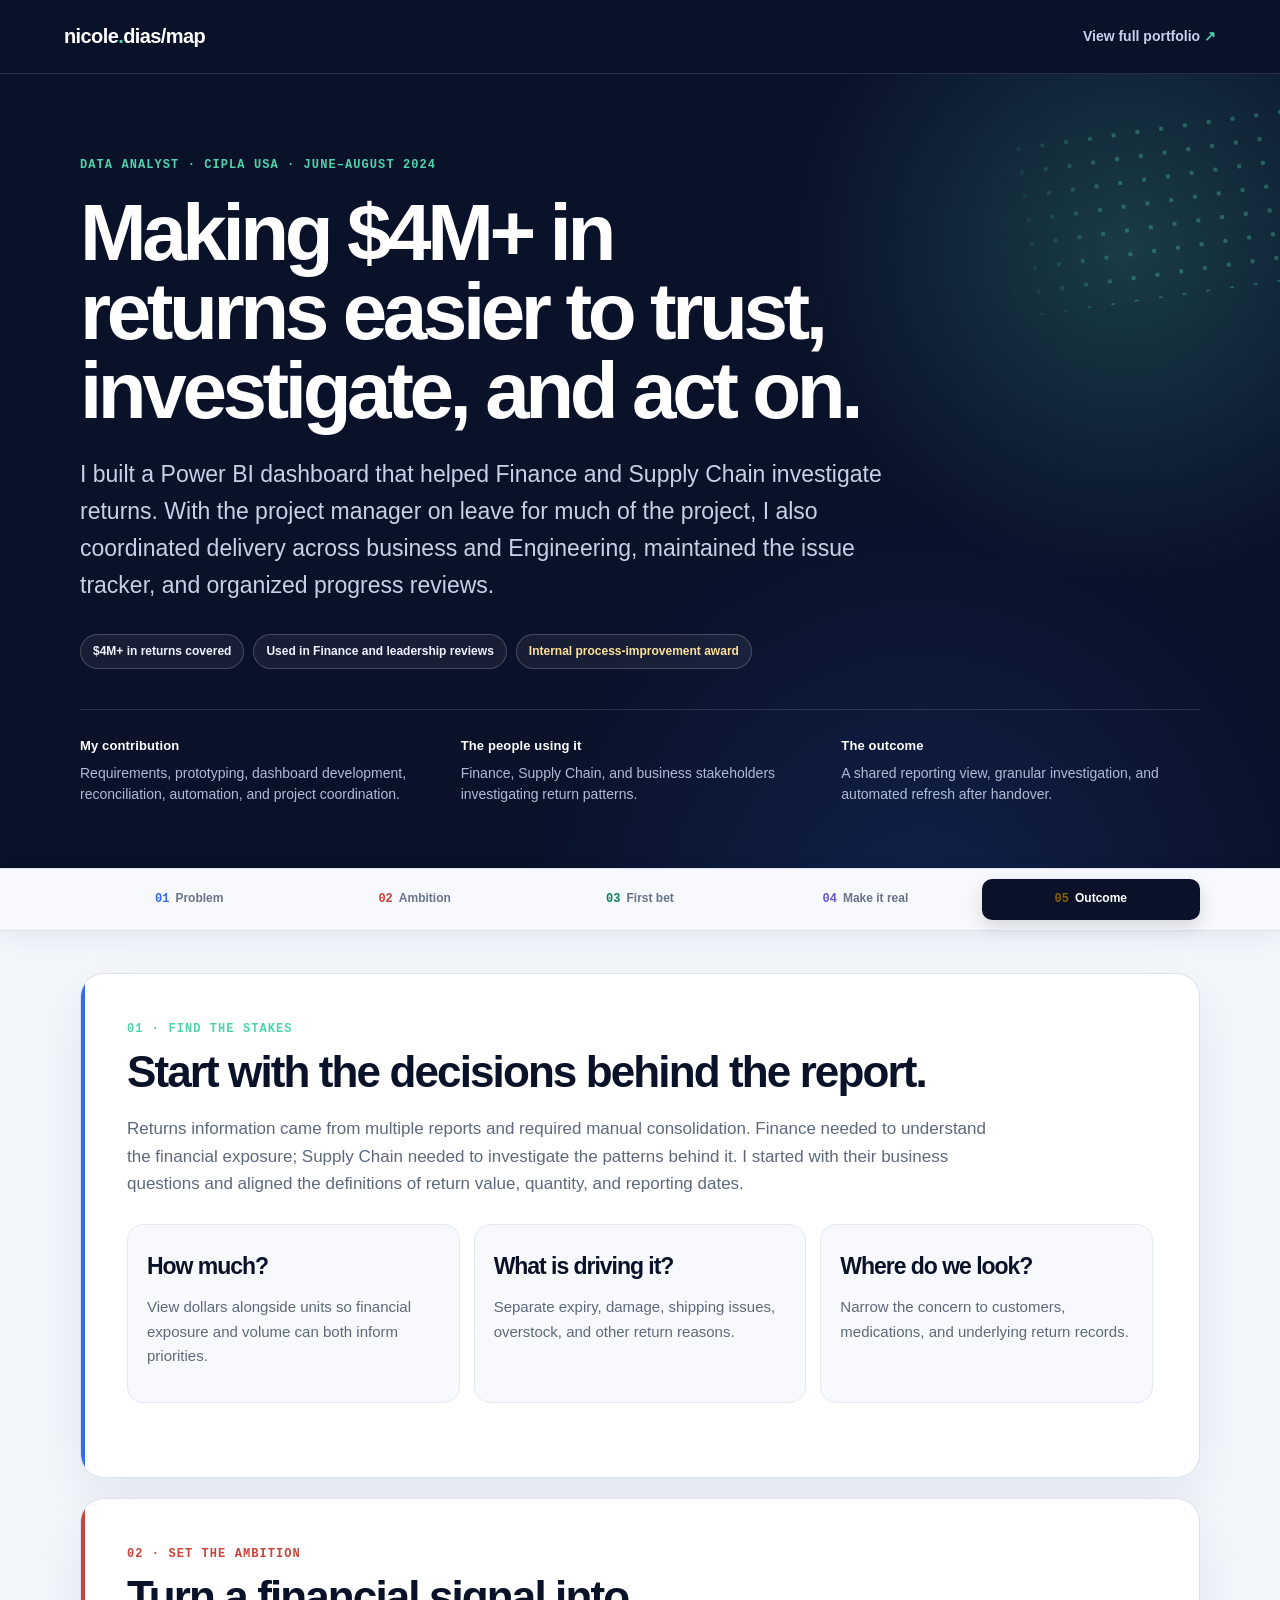
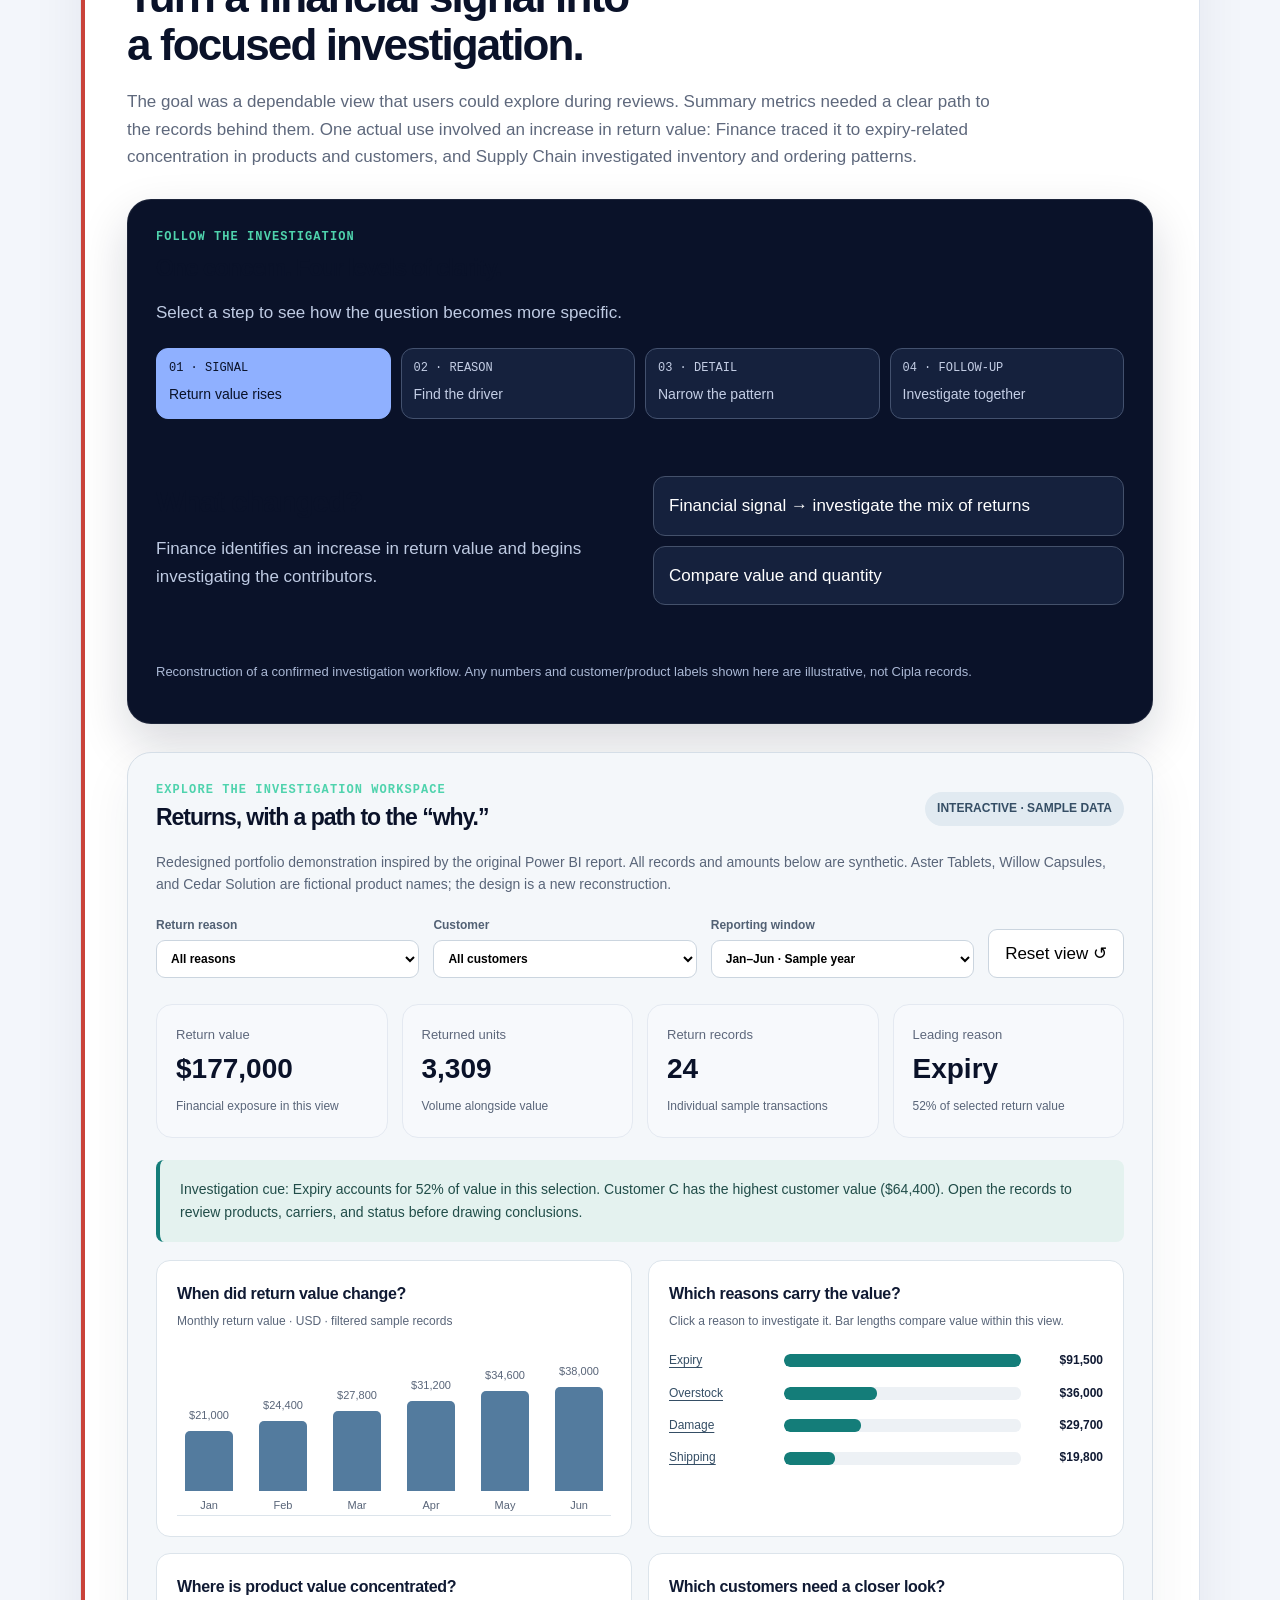
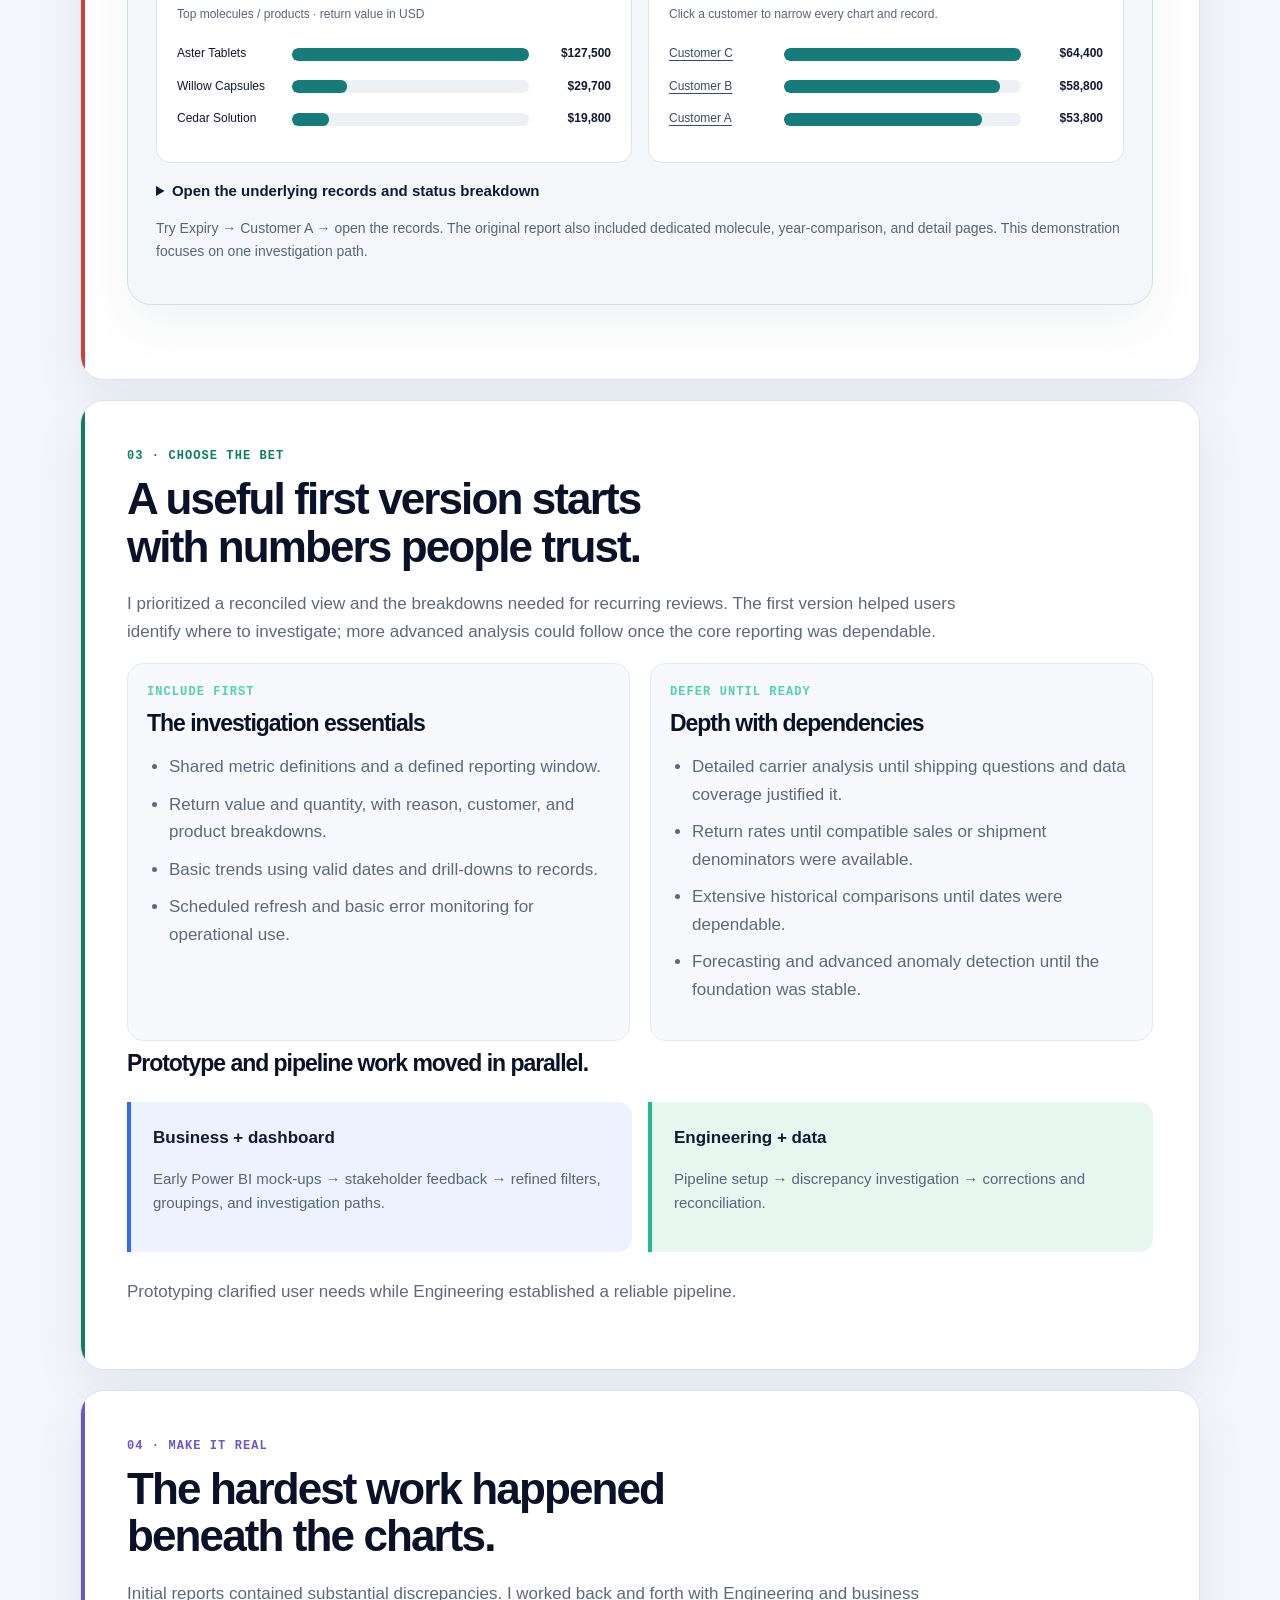
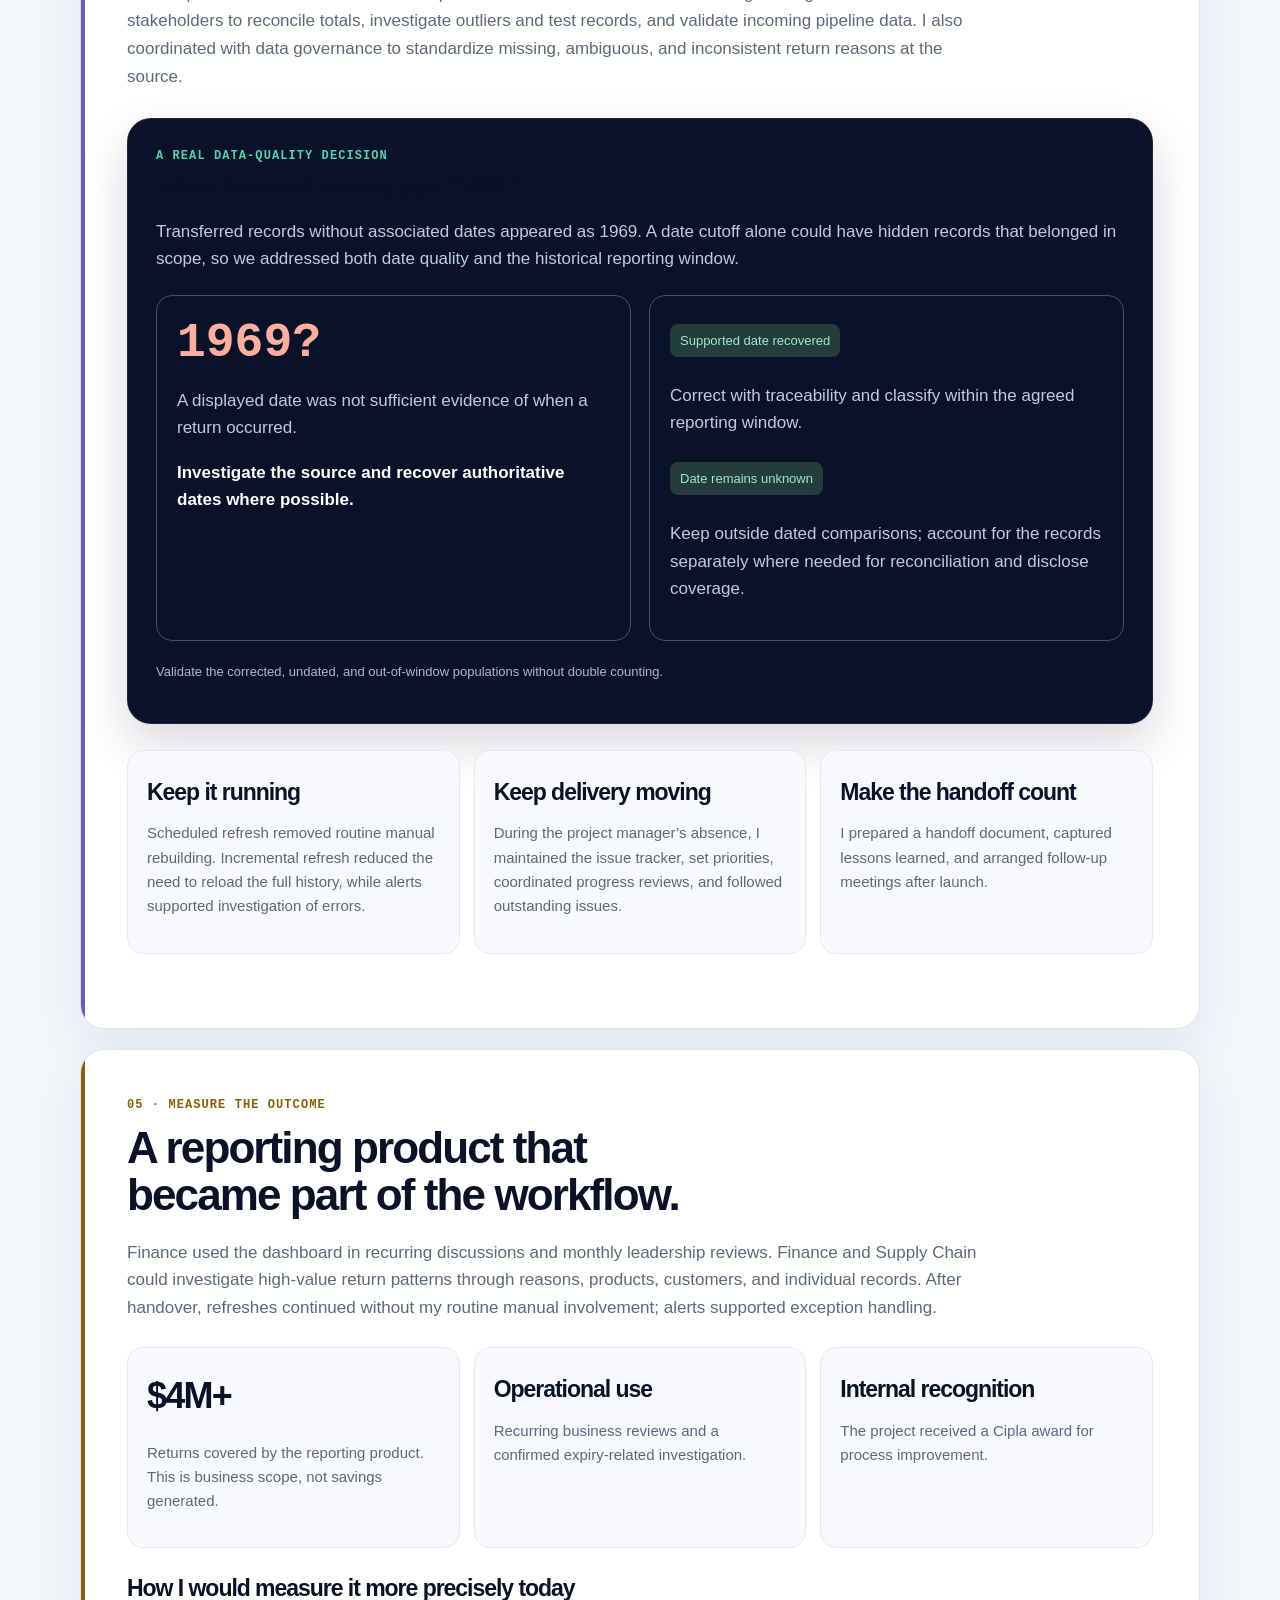
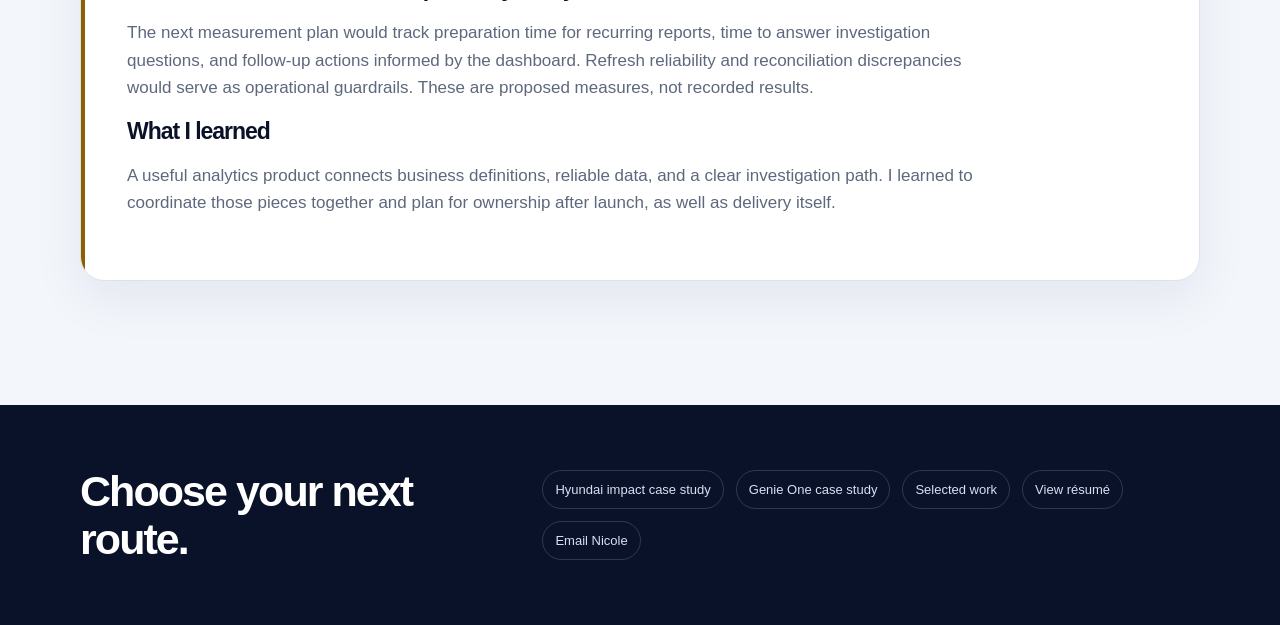
<file: cipla-returns.html>
<!doctype html><html lang="en"><head><meta charset="utf-8"><meta name="viewport" content="width=device-width,initial-scale=1"><title>Cipla Returns | Nicole Dias</title><meta name="description" content="How Nicole Dias built reliable returns reporting, coordinated delivery, and helped Finance and Supply Chain investigate $4M+ in product returns."><style>
:root{--ink:#0a1229;--blue:#326cf4;--mint:#21bd91;--paper:#f7f8fb;--muted:#596579;--line:#dfe3eb;--yellow:#f5b82e}*{box-sizing:border-box}body{margin:0;background:var(--paper);color:var(--ink);font:17px/1.65 system-ui,sans-serif}a{color:inherit}button,select{font:inherit}button,a,select{touch-action:manipulation}a:focus-visible,button:focus-visible,select:focus-visible{outline:3px solid var(--yellow);outline-offset:4px}header{background:var(--ink);color:white;padding:28px max(24px,calc((100vw - 1120px)/2)) 64px}.nav{display:flex;justify-content:space-between;gap:20px;font-size:15px}.nav a{text-decoration:none}.wrap{max-width:1120px;margin:auto;padding:0 24px}.kicker{text-transform:uppercase;letter-spacing:.12em;font:600 12px/1.5 ui-monospace,monospace;color:var(--blue)}header .kicker{color:#8fb0ff;margin-top:58px}h1,h2,h3{letter-spacing:-.045em;line-height:1.12}h1{font-size:clamp(38px,6vw,68px);max-width:950px;margin:20px 0}h2{font-size:clamp(30px,4vw,44px);margin:10px 0 22px}h3{font-size:23px;margin:10px 0 16px}header p{color:#c3cbe0;max-width:830px;font-size:20px}.badges{display:flex;gap:10px;flex-wrap:wrap;margin-top:30px}.badge{border:1px solid #3b4865;border-radius:30px;padding:8px 14px;font-size:14px}.badge.award{color:#ffe09b}.overview{display:grid;grid-template-columns:repeat(3,1fr);gap:20px;padding:30px 0;border-bottom:1px solid var(--line)}.overview b{display:block}.overview p{font-size:15px;color:var(--muted);margin:7px 0}.contents{display:flex;gap:10px;flex-wrap:wrap;padding:26px 0}.contents a{border:1px solid var(--line);border-radius:9px;padding:8px 12px;font-size:14px;text-decoration:none;background:white}section{padding:48px 0;scroll-margin-top:20px;border-bottom:1px solid var(--line)}section>p{max-width:860px;color:var(--muted)}.cards{display:grid;grid-template-columns:repeat(3,1fr);gap:16px;margin:28px 0}.card{background:white;border:1px solid var(--line);border-radius:18px;padding:24px}.card p{color:var(--muted);font-size:15px}.card .big{font-size:36px;font-weight:750;letter-spacing:-.05em}.note{font-size:14px;color:var(--muted);margin:14px 0}.visual{background:var(--ink);color:white;border-radius:24px;padding:28px;margin-top:28px}.visual .kicker{color:#8fb0ff}.visual p{color:#bfcbe3}.stepnav{display:grid;grid-template-columns:repeat(4,1fr);gap:10px;margin:22px 0}.stepnav button{border:1px solid #43516e;color:#c4cee5;background:#15213d;border-radius:12px;padding:12px;text-align:left;cursor:pointer;font-size:14px}.stepnav button[aria-pressed=true]{background:#8fb0ff;color:var(--ink);border-color:#8fb0ff}.stepnav small{display:block;font:12px ui-monospace,monospace;margin-bottom:8px}.investigation{min-height:200px;display:grid;grid-template-columns:1fr 1fr;gap:26px;align-items:center}.investigation h3{font-size:30px}.illustration{display:grid;gap:10px}.bar{display:grid;grid-template-columns:110px 1fr 50px;align-items:center;gap:12px;font-size:14px}.track{height:18px;background:#27344f;border-radius:6px;overflow:hidden}.fill{height:100%;background:#8fb0ff;border-radius:6px}.illustration .chip{padding:15px;border:1px solid #44516b;border-radius:12px;background:#15213d}.caption{font-size:13px;color:#aab8d5!important;margin-top:20px}.dash{background:white;border:1px solid var(--line);border-radius:24px;padding:26px;margin:28px 0}.dashhead{display:flex;justify-content:space-between;align-items:center;gap:20px}.dashhead select{max-width:100%;border:1px solid var(--line);padding:10px;border-radius:10px;background:var(--paper)}.metrics{display:grid;grid-template-columns:repeat(3,1fr);gap:12px;margin:22px 0}.metric{background:#edf2ff;border-radius:12px;padding:18px}.metric span{display:block;font-size:13px;color:var(--muted)}.metric strong{font-size:28px}.dashboardbars .track{background:#e8edf6}.dashboardbars .fill{background:var(--blue)}.dashboardbars .bar{color:var(--ink);grid-template-columns:120px 1fr 85px;margin:12px 0}.table-scroll{overflow-x:auto}table{width:100%;border-collapse:collapse;font-size:14px;margin-top:22px}th,td{text-align:left;padding:12px;border-bottom:1px solid var(--line)}th{color:var(--muted)}.scope{display:grid;grid-template-columns:1fr 1fr;gap:20px}.scope ul{padding-left:20px;color:var(--muted)}.scope li{margin:10px 0}.timeline{display:grid;grid-template-columns:1fr 1fr;gap:16px;margin:26px 0}.lane{border-left:4px solid var(--blue);background:#edf2ff;padding:22px;border-radius:0 14px 14px 0}.lane:nth-child(2){border-color:var(--mint);background:#e8f6f0}.lane p{font-size:15px;color:var(--muted)}.dateflow{display:grid;grid-template-columns:1fr 1fr;gap:18px;margin-top:22px}.dateflow>div{border:1px solid #43516e;border-radius:16px;padding:20px}.dateflow b{display:block}.dateflow .old{font:700 48px ui-monospace,monospace;color:#ffae9d}.status{display:inline-block;padding:6px 10px;border-radius:8px;background:#243c3a;color:#9aebc8;font-size:13px;margin:8px 0}footer{padding:40px 0 60px}.skip{position:absolute;left:-9999px}.skip:focus{left:20px;top:20px;background:white;color:black;padding:12px;z-index:2}@media(max-width:700px){.overview,.cards,.scope,.timeline,.dateflow,.investigation{grid-template-columns:1fr}.stepnav{grid-template-columns:1fr 1fr}.dashhead{align-items:start;flex-direction:column}.metrics{grid-template-columns:1fr}.bar,.dashboardbars .bar{grid-template-columns:90px 1fr 65px}.visual,.dash{padding:20px}.nav{flex-wrap:wrap}header{padding-bottom:40px}section{padding:36px 0}}@media(prefers-reduced-motion:reduce){*{scroll-behavior:auto!important}}

.dash{background:#f4f7fa;padding:28px;border-color:#d5dee7;box-shadow:0 18px 50px #122b4410}.dashhead h3{margin:6px 0}.sampleflag{background:#e1eaf1;color:#354e65;border-radius:20px;padding:7px 12px;font-size:12px;font-weight:650}.filters{display:flex;flex-wrap:wrap;gap:14px;margin:20px 0}.filters label{font-size:12px;font-weight:650;color:#526174;flex:1;min-width:140px}.filters select{display:block;width:100%;margin-top:5px;padding:10px;border:1px solid #cbd5df;border-radius:9px;background:white}.filters button{align-self:end;padding:10px 16px;border:1px solid #cbd5df;border-radius:9px;background:white;cursor:pointer}.metrics{grid-template-columns:repeat(4,1fr)}.metric{background:white;border:1px solid #dce4eb;border-top:3px solid #147d79}.metric strong{display:block;color:#133e50}.metric small{font-size:12px;color:#596579}.chartgrid{display:grid;grid-template-columns:1fr 1fr;gap:16px}.chartpanel{background:white;border:1px solid #dce4eb;border-radius:14px;padding:20px;min-width:0}.chartpanel h4{margin:0;font-size:16px;letter-spacing:-.02em}.chartpanel p{margin:5px 0 20px;font-size:12px;color:#596579}.rank{display:grid;grid-template-columns:105px 1fr 72px;gap:10px;align-items:center;margin:13px 0;font-size:12px}.rank button{border:0;background:none;padding:0;color:#354e65;text-align:left;cursor:pointer;text-decoration:underline;text-underline-offset:3px}.rank .track{height:13px;background:#edf1f5}.rank .fill{background:#147d79}.rank b{text-align:right}.trend{display:flex;gap:10px;height:165px;align-items:end;padding-top:12px;border-bottom:1px solid #dce4eb}.monthbar{flex:1;text-align:center;display:flex;flex-direction:column;justify-content:end;height:100%;font-size:11px;color:#596579}.monthbar i{display:block;background:#537b9e;border-radius:5px 5px 0 0;min-height:2px;margin:6px 8px}.monthbar b{font-size:11px;font-weight:500}.insight{margin:18px 0;padding:18px 20px;background:#e4f2ef;border-left:4px solid #147d79;border-radius:8px;color:#214d49;font-size:14px}.statusline{display:flex;gap:10px;flex-wrap:wrap;margin:14px 0}.statusline span{font-size:12px;padding:7px 10px;border-radius:8px;background:#eef2f7}.records{margin-top:16px}.records summary{cursor:pointer;font-weight:650;font-size:15px}.records table{white-space:nowrap}.empty{padding:18px;color:#596579;font-size:14px}@media(max-width:700px){.chartgrid{grid-template-columns:1fr}.metrics{grid-template-columns:1fr 1fr}.dash{padding:18px}.rank{grid-template-columns:90px 1fr 65px}.metric strong{font-size:24px}}
<link rel="preconnect" href="https://fonts.googleapis.com"><link rel="preconnect" href="https://fonts.gstatic.com" crossorigin><link href="https://fonts.googleapis.com/css2?family=IBM+Plex+Mono:wght@500;600&amp;family=Instrument+Sans:wdth,wght@75..100,400..700&amp;display=swap" rel="stylesheet">
<style>
body{background:#eef2f9;font-family:"Instrument Sans",sans-serif}.site-nav{height:74px;padding:0 clamp(20px,5vw,72px);display:flex;align-items:center;justify-content:space-between;border-bottom:1px solid rgba(255,255,255,.12);background:var(--ink);color:white}.site-nav a{text-decoration:none;font-weight:700}.site-nav .brand{font-size:20px;letter-spacing:-.03em}.site-nav .brand span{color:var(--mint)}.site-nav .back{color:#c7d2ea;font-size:14px}.hero{background:var(--ink);color:white;padding:86px clamp(20px,5vw,72px) 64px}.hero-inner,.route-wrap,.content,.footer-inner{max-width:1120px;margin:auto}.hero .kicker{color:#8fb0ff;margin:0}.hero h1{font-size:clamp(48px,7vw,82px);letter-spacing:-.055em;line-height:.98;margin:20px 0 26px;max-width:950px}.hero .lead{color:#c3cbe0;max-width:830px;font-size:clamp(19px,2.2vw,24px)}.overview{margin-top:42px;padding:24px 0 0;border-top:1px solid rgba(255,255,255,.12);border-bottom:0}.overview p{color:#b9c4dd}.case-route{position:sticky;top:0;z-index:20;background:rgba(238,242,249,.96);border-top:1px solid var(--line);border-bottom:1px solid var(--line);padding:12px clamp(20px,5vw,72px);backdrop-filter:blur(12px)}.route-wrap{display:grid;grid-template-columns:repeat(5,1fr);gap:8px}.route-wrap a{text-decoration:none;color:#68738a;font-size:12px;font-weight:700;padding:9px 10px;border-radius:9px;text-align:center}.route-wrap a[aria-current="step"]{background:var(--ink);color:white}.route-wrap b{font-family:"IBM Plex Mono",monospace;color:var(--blue);margin-right:5px}.content{padding-top:38px;padding-bottom:100px}.block{scroll-margin-top:86px;background:white;border:1px solid var(--line);border-radius:24px;padding:clamp(24px,4vw,42px);margin-bottom:18px}.block>p{max-width:860px;color:var(--muted)}.block .kicker{font-family:"IBM Plex Mono",monospace}.block h2{font-size:clamp(30px,4vw,44px);margin:10px 0 22px}.block:last-child{border-bottom:1px solid var(--line)}footer.case-footer{background:var(--ink);color:white;padding:60px clamp(20px,5vw,72px)}.footer-inner{display:flex;justify-content:space-between;gap:30px;align-items:center}.footer-inner h2{font-size:clamp(28px,4vw,42px);letter-spacing:-.04em;margin:0}.footer-links{display:flex;gap:18px;flex-wrap:wrap}.footer-links a{color:#c7d2ea}@media(max-width:700px){.hero{padding-top:60px}.overview{grid-template-columns:1fr}.case-route{overflow-x:auto}.route-wrap{grid-template-columns:repeat(5,minmax(132px,1fr));width:max-content}.route-wrap a{text-align:left}.footer-inner{align-items:flex-start;flex-direction:column}.site-nav .back{font-size:13px}.block{padding:24px}.block>p{font-size:16px}}
</style><link rel="stylesheet" href="case-study.css?v=2"></head><body class="case-study case-cipla"><a class="skip" href="#main">Skip to case study</a><nav class="site-nav" aria-label="Main"><a class="brand" href="index.html">nicole<span>.</span>dias/map</a><a class="back" href="index.html">View full portfolio</a></nav><header class="hero"><div class="hero-inner"><div class="kicker">Data Analyst · Cipla USA · June–August 2024</div><h1>Making $4M+ in returns easier to trust, investigate, and act on.</h1><p class="lead">I built a Power BI dashboard that helped Finance and Supply Chain investigate returns. With the project manager on leave for much of the project, I also coordinated delivery across business and Engineering, maintained the issue tracker, and organized progress reviews.</p><div class="badges"><span class="badge">$4M+ in returns covered</span><span class="badge">Used in Finance and leadership reviews</span><span class="badge award">Internal process-improvement award</span></div><div class="overview"><div><b>My contribution</b><p>Requirements, prototyping, dashboard development, reconciliation, automation, and project coordination.</p></div><div><b>The people using it</b><p>Finance, Supply Chain, and business stakeholders investigating return patterns.</p></div><div><b>The outcome</b><p>A shared reporting view, granular investigation, and automated refresh after handover.</p></div></div></div></header><div class="case-route" aria-label="Case study route"><div class="route-wrap"><a href="#stakes" aria-current="step"><b>01</b>Problem</a><a href="#ambition"><b>02</b>Ambition</a><a href="#bet"><b>03</b>First bet</a><a href="#real"><b>04</b>Make it real</a><a href="#outcome"><b>05</b>Outcome</a></div></div><main id="main" class="wrap content">
<section class="block" id="stakes"><div class="kicker">01 · Find the stakes</div><h2>Start with the decisions behind the report.</h2><p>Returns information came from multiple reports and required manual consolidation. Finance needed to understand the financial exposure; Supply Chain needed to investigate the patterns behind it. I started with their business questions and aligned the definitions of return value, quantity, and reporting dates.</p><div class="cards"><div class="card"><h3>How much?</h3><p>View dollars alongside units so financial exposure and volume can both inform priorities.</p></div><div class="card"><h3>What is driving it?</h3><p>Separate expiry, damage, shipping issues, overstock, and other return reasons.</p></div><div class="card"><h3>Where do we look?</h3><p>Narrow the concern to customers, medications, and underlying return records.</p></div></div></section>
<section class="block" id="ambition"><div class="kicker">02 · Set the ambition</div><h2>Turn a financial signal into a focused investigation.</h2><p>The goal was a dependable view that users could explore during reviews. Summary metrics needed a clear path to the records behind them. One actual use involved an increase in return value: Finance traced it to expiry-related concentration in products and customers, and Supply Chain investigated inventory and ordering patterns.</p><div class="visual"><div class="kicker">Follow the investigation</div><h3>One concern. Four levels of clarity.</h3><p>Select a step to see how the question becomes more specific.</p><div class="stepnav" role="group" aria-label="Returns investigation"><button type="button" data-step="0" aria-pressed="true"><small>01 · SIGNAL</small>Return value rises</button><button type="button" data-step="1" aria-pressed="false"><small>02 · REASON</small>Find the driver</button><button type="button" data-step="2" aria-pressed="false"><small>03 · DETAIL</small>Narrow the pattern</button><button type="button" data-step="3" aria-pressed="false"><small>04 · FOLLOW-UP</small>Investigate together</button></div><div class="investigation" aria-live="polite"><div><h3 id="ititle">What changed?</h3><p id="icopy">Finance identifies an increase in return value and begins investigating the contributors.</p></div><div id="ivisual" class="illustration"></div></div><p class="caption">Reconstruction of a confirmed investigation workflow. Any numbers and customer/product labels shown here are illustrative, not Cipla records.</p></div>
<div class="dash"><div class="dashhead"><div><div class="kicker">Explore the investigation workspace</div><h3>Returns, with a path to the “why.”</h3></div><span class="sampleflag">INTERACTIVE · SAMPLE DATA</span></div><p class="note">Redesigned portfolio demonstration inspired by the original Power BI report. All records and amounts below are synthetic. Aster Tablets, Willow Capsules, and Cedar Solution are fictional product names; the design is a new reconstruction.</p><div class="filters"><label>Return reason<select id="reason"><option value="All">All reasons</option><option>Expiry</option><option>Damage</option><option>Shipping</option><option>Overstock</option></select></label><label>Customer<select id="customer"><option value="All">All customers</option><option>Customer A</option><option>Customer B</option><option>Customer C</option></select></label><label>Reporting window<select id="period"><option value="All">Jan–Jun · Sample year</option><option value="Q1">Jan–Mar</option><option value="Q2">Apr–Jun</option></select></label><button id="reset" type="button">Reset view ↺</button></div><div class="metrics" aria-live="polite"><div class="metric"><span>Return value</span><strong id="dvalue"></strong><small>Financial exposure in this view</small></div><div class="metric"><span>Returned units</span><strong id="dunits"></strong><small>Volume alongside value</small></div><div class="metric"><span>Return records</span><strong id="drecords"></strong><small>Individual sample transactions</small></div><div class="metric"><span>Leading reason</span><strong id="dleading"></strong><small id="dshare"></small></div></div><div id="insight" class="insight" aria-live="polite"></div><div class="chartgrid"><div class="chartpanel"><h4>When did return value change?</h4><p>Monthly return value · USD · filtered sample records</p><div id="trend" class="trend"></div></div><div class="chartpanel"><h4>Which reasons carry the value?</h4><p>Click a reason to investigate it. Bar lengths compare value within this view.</p><div id="dbars"></div></div><div class="chartpanel"><h4>Where is product value concentrated?</h4><p>Top molecules / products · return value in USD</p><div id="products"></div></div><div class="chartpanel"><h4>Which customers need a closer look?</h4><p>Click a customer to narrow every chart and record.</p><div id="customers"></div></div></div><details class="records"><summary>Open the underlying records and status breakdown</summary><div id="statuses" class="statusline"></div><div class="table-scroll"><table><caption>Sample records matching the selected filters · carrier and status retained for follow-up</caption><thead><tr><th>Record</th><th>Month</th><th>Customer</th><th>Molecule / product</th><th>Reason</th><th>Carrier</th><th>Status</th><th>Value</th><th>Units</th></tr></thead><tbody id="rows"></tbody></table></div></details><p class="note">Try Expiry → Customer A → open the records. The original report also included dedicated molecule, year-comparison, and detail pages. This demonstration focuses on one investigation path.</p></div></section>
<section class="block" id="bet"><div class="kicker">03 · Choose the bet</div><h2>A useful first version starts with numbers people trust.</h2><p>I prioritized a reconciled view and the breakdowns needed for recurring reviews. The first version helped users identify where to investigate; more advanced analysis could follow once the core reporting was dependable.</p><div class="scope"><div class="card"><div class="kicker">Include first</div><h3>The investigation essentials</h3><ul><li>Shared metric definitions and a defined reporting window.</li><li>Return value and quantity, with reason, customer, and product breakdowns.</li><li>Basic trends using valid dates and drill-downs to records.</li><li>Scheduled refresh and basic error monitoring for operational use.</li></ul></div><div class="card"><div class="kicker">Defer until ready</div><h3>Depth with dependencies</h3><ul><li>Detailed carrier analysis until shipping questions and data coverage justified it.</li><li>Return rates until compatible sales or shipment denominators were available.</li><li>Extensive historical comparisons until dates were dependable.</li><li>Forecasting and advanced anomaly detection until the foundation was stable.</li></ul></div></div><h3>Prototype and pipeline work moved in parallel.</h3><div class="timeline"><div class="lane"><b>Business + dashboard</b><p>Early Power BI mock-ups → stakeholder feedback → refined filters, groupings, and investigation paths.</p></div><div class="lane"><b>Engineering + data</b><p>Pipeline setup → discrepancy investigation → corrections and reconciliation.</p></div></div><p>Prototyping clarified user needs while Engineering established a reliable pipeline.</p></section>
<section class="block" id="real"><div class="kicker">04 · Make it real</div><h2>The hardest work happened beneath the charts.</h2><p>Initial reports contained substantial discrepancies. I worked back and forth with Engineering and business stakeholders to reconcile totals, investigate outliers and test records, and validate incoming pipeline data. I also coordinated with data governance to standardize missing, ambiguous, and inconsistent return reasons at the source.</p><div class="visual"><div class="kicker">A real data-quality decision</div><h3>When historical records said “1969.”</h3><p>Transferred records without associated dates appeared as 1969. A date cutoff alone could have hidden records that belonged in scope, so we addressed both date quality and the historical reporting window.</p><div class="dateflow"><div><div class="old">1969?</div><p>A displayed date was not sufficient evidence of when a return occurred.</p><b>Investigate the source and recover authoritative dates where possible.</b></div><div><span class="status">Supported date recovered</span><p>Correct with traceability and classify within the agreed reporting window.</p><span class="status">Date remains unknown</span><p>Keep outside dated comparisons; account for the records separately where needed for reconciliation and disclose coverage.</p></div></div><p class="caption">Validate the corrected, undated, and out-of-window populations without double counting.</p></div><div class="cards"><div class="card"><h3>Keep it running</h3><p>Scheduled refresh removed routine manual rebuilding. Incremental refresh reduced the need to reload the full history, while alerts supported investigation of errors.</p></div><div class="card"><h3>Keep delivery moving</h3><p>During the project manager’s absence, I maintained the issue tracker, set priorities, coordinated progress reviews, and followed outstanding issues.</p></div><div class="card"><h3>Make the handoff count</h3><p>I prepared a handoff document, captured lessons learned, and arranged follow-up meetings after launch.</p></div></div></section>
<section class="block" id="outcome"><div class="kicker">05 · Measure the outcome</div><h2>A reporting product that became part of the workflow.</h2><p>Finance used the dashboard in recurring discussions and monthly leadership reviews. Finance and Supply Chain could investigate high-value return patterns through reasons, products, customers, and individual records. After handover, refreshes continued without my routine manual involvement; alerts supported exception handling.</p><div class="cards"><div class="card"><div class="big">$4M+</div><p>Returns covered by the reporting product. This is business scope, not savings generated.</p></div><div class="card"><h3>Operational use</h3><p>Recurring business reviews and a confirmed expiry-related investigation.</p></div><div class="card"><h3>Internal recognition</h3><p>The project received a Cipla award for process improvement.</p></div></div><h3>How I would measure it more precisely today</h3><p>The next measurement plan would track preparation time for recurring reports, time to answer investigation questions, and follow-up actions informed by the dashboard. Refresh reliability and reconciliation discrepancies would serve as operational guardrails. These are proposed measures, not recorded results.</p><h3>What I learned</h3><p>A useful analytics product connects business definitions, reliable data, and a clear investigation path. I learned to coordinate those pieces together and plan for ownership after launch, as well as delivery itself.</p></section></main><footer class="case-footer"><div class="footer-inner"><h2>Choose your next route.</h2><div class="footer-links"><a href="hyundai-impact.html">Hyundai impact case study</a><a href="genie-one.html">Genie One case study</a><a href="index.html#work">Selected work</a><a href="Nicole-Dias-Resume.pdf" target="_blank" rel="noreferrer">View résumé</a><a href="mailto:dias.nicole210@gmail.com">Email Nicole</a></div></div></footer>
<script>
const routeLinks=[...document.querySelectorAll('.route-wrap a')];const routeSections=routeLinks.map(link=>document.querySelector(link.getAttribute('href')));const routeObserver=new IntersectionObserver(entries=>{const visible=entries.filter(entry=>entry.isIntersecting).sort((a,b)=>b.intersectionRatio-a.intersectionRatio)[0];if(!visible)return;routeLinks.forEach(link=>{if(link.getAttribute('href')===`#${visible.target.id}`)link.setAttribute('aria-current','step');else link.removeAttribute('aria-current')})},{rootMargin:'-25% 0px -60% 0px',threshold:[0,.25,.5]});routeSections.forEach(section=>routeObserver.observe(section));
const months=['Jan','Feb','Mar','Apr','May','Jun'];
const reasons=['Expiry','Damage','Shipping','Overstock'];
const sample=months.flatMap((month,m)=>reasons.map((reason,r)=>({id:'R'+(1001+m*4+r),month,mi:m,customer:['Customer A','Customer B','Customer C'][(m+r)%3],product:['Aster Tablets','Willow Capsules','Cedar Solution'][r%3],reason,value:[9000,4200,2800,5000][r]+m*[2500,300,200,400][r],units:[150,84,70,100][r]+m*[40,6,5,8][r],carrier:['Carrier A','Carrier B'][m%2],status:['Open','Pending closure','Closed'][(m+r)%3]})));
const money=n=>new Intl.NumberFormat('en-US',{style:'currency',currency:'USD',maximumFractionDigits:0}).format(n);
const groups=(data,key)=>Object.entries(data.reduce((a,r)=>(a[r[key]]=(a[r[key]]||0)+r.value,a),{})).sort((a,b)=>b[1]-a[1]);
function ranks(data,key,target,filter){const g=groups(data,key),max=g[0]?.[1]||1;document.getElementById(target).innerHTML=g.map(([label,v])=>`<div class="rank">${filter?`<button type="button" data-filter="${filter}" data-value="${label}">${label}</button>`:`<span>${label}</span>`}<div class="track"><div class="fill" style="width:${v/max*100}%"></div></div><b>${money(v)}</b></div>`).join('')||'<div class="empty">No matching records.</div>'}
function dashboard(){const reason=document.getElementById('reason').value,customer=document.getElementById('customer').value,period=document.getElementById('period').value;const data=sample.filter(r=>(reason==='All'||r.reason===reason)&&(customer==='All'||r.customer===customer)&&(period==='All'||(period==='Q1'?r.mi<3:r.mi>=3)));const total=data.reduce((a,r)=>a+r.value,0),g=groups(data,'reason');document.getElementById('dvalue').textContent=money(total);document.getElementById('dunits').textContent=data.reduce((a,r)=>a+r.units,0).toLocaleString();document.getElementById('drecords').textContent=data.length;document.getElementById('dleading').textContent=g[0]?.[0]||'—';document.getElementById('dshare').textContent=total?Math.round(g[0][1]/total*100)+'% of selected return value':'No matching records';const top=groups(data,'customer')[0];document.getElementById('insight').textContent=total?`Investigation cue: ${g[0][0]} accounts for ${Math.round(g[0][1]/total*100)}% of value in this selection. ${top[0]} has the highest customer value (${money(top[1])}). Open the records to review products, carriers, and status before drawing conclusions.`:'No records match this selection. Reset the view to explore again.';ranks(data,'reason','dbars','reason');ranks(data,'product','products');ranks(data,'customer','customers','customer');const visible=months.filter((_,i)=>period==='All'||(period==='Q1'?i<3:i>=3));const vals=visible.map(m=>data.filter(r=>r.month===m).reduce((a,r)=>a+r.value,0)),max=Math.max(...vals,1);document.getElementById('trend').innerHTML=visible.map((m,i)=>`<div class="monthbar"><b>${money(vals[i])}</b><i style="height:${vals[i]/max*110}px"></i><span>${m}</span></div>`).join('');document.getElementById('statuses').innerHTML=['Open','Pending closure','Closed'].map(status=>`<span>${status}: ${data.filter(r=>r.status===status).length} records</span>`).join('');document.getElementById('rows').innerHTML=data.map(r=>`<tr><td>${r.id}</td><td>${r.month}</td><td>${r.customer}</td><td>${r.product}</td><td>${r.reason}</td><td>${r.carrier}</td><td>${r.status}</td><td>${money(r.value)}</td><td>${r.units}</td></tr>`).join('');document.querySelectorAll('[data-filter]').forEach(b=>b.addEventListener('click',()=>{document.getElementById(b.dataset.filter).value=b.dataset.value;dashboard()}))}
['reason','customer','period'].forEach(id=>document.getElementById(id).addEventListener('change',dashboard));document.getElementById('reset').addEventListener('click',()=>{['reason','customer','period'].forEach(id=>document.getElementById(id).value='All');dashboard()});
const steps=[{title:'What changed?',copy:'Finance identifies an increase in return value and begins investigating the contributors.',visual:'<div class="chip">Financial signal → investigate the mix of returns</div><div class="chip">Compare value and quantity</div>'},{title:'Which reason stands out?',copy:'Expiry-related returns emerge as a contributor. The next question is where that value is concentrated.',visual:'<div class="chip">Expiry → products and customers</div><div class="chip">Damage · Shipping · Overstock → other investigation paths</div>'},{title:'Where is the concentration?',copy:'Drill-downs narrow the expiry pattern to particular products and customers. Individual records support a closer review.',visual:'<div class="chip">Product → customer → return record</div><div class="chip">Check whether the pattern repeats over time</div>'},{title:'Who follows up?',copy:'Supply Chain reviews inventory and ordering patterns with the relevant business team to determine the appropriate follow-up.',visual:'<div class="chip">Finance: financial exposure</div><div class="chip">Supply Chain: inventory and ordering review</div>'}];
function investigate(i){document.querySelectorAll('[data-step]').forEach(b=>b.setAttribute('aria-pressed',String(Number(b.dataset.step)===i)));document.getElementById('ititle').textContent=steps[i].title;document.getElementById('icopy').textContent=steps[i].copy;document.getElementById('ivisual').innerHTML=steps[i].visual}document.querySelectorAll('[data-step]').forEach(b=>b.addEventListener('click',()=>investigate(Number(b.dataset.step))));dashboard();investigate(0);
</script></body></html>
</file>
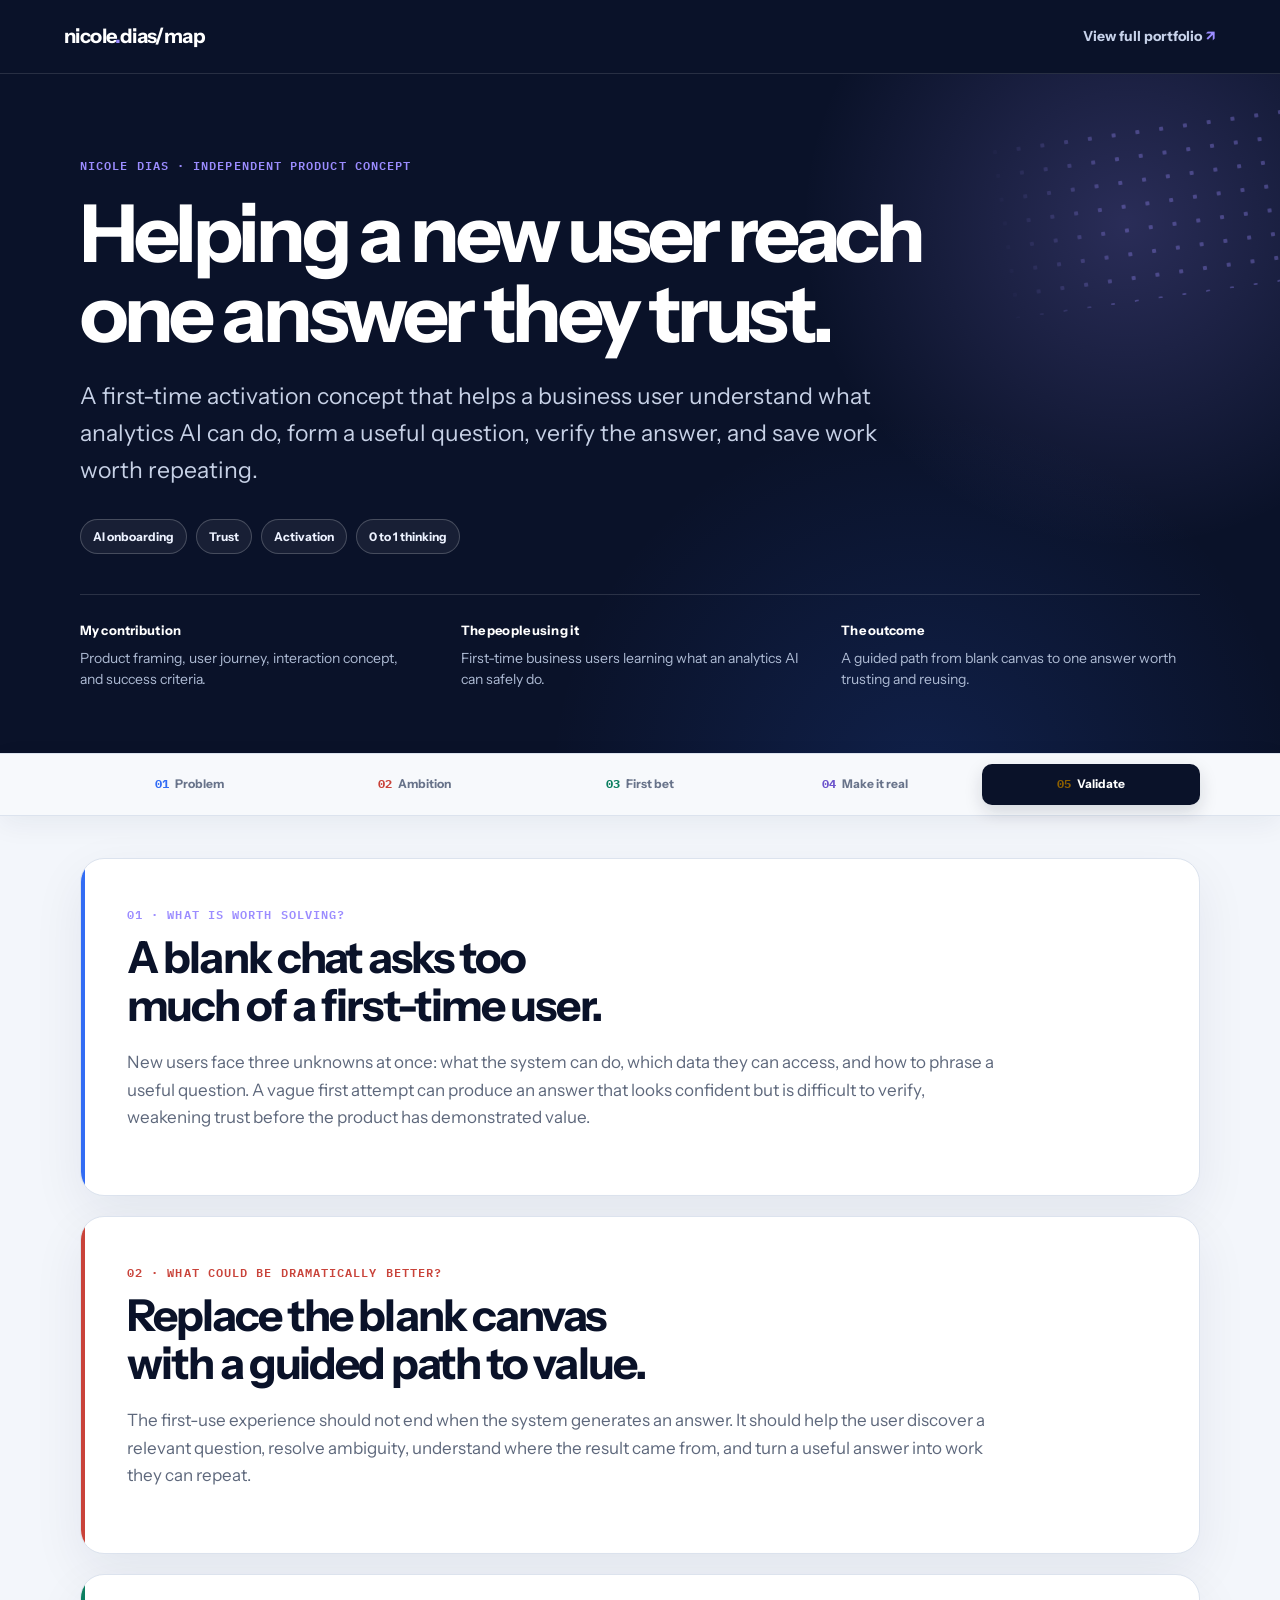
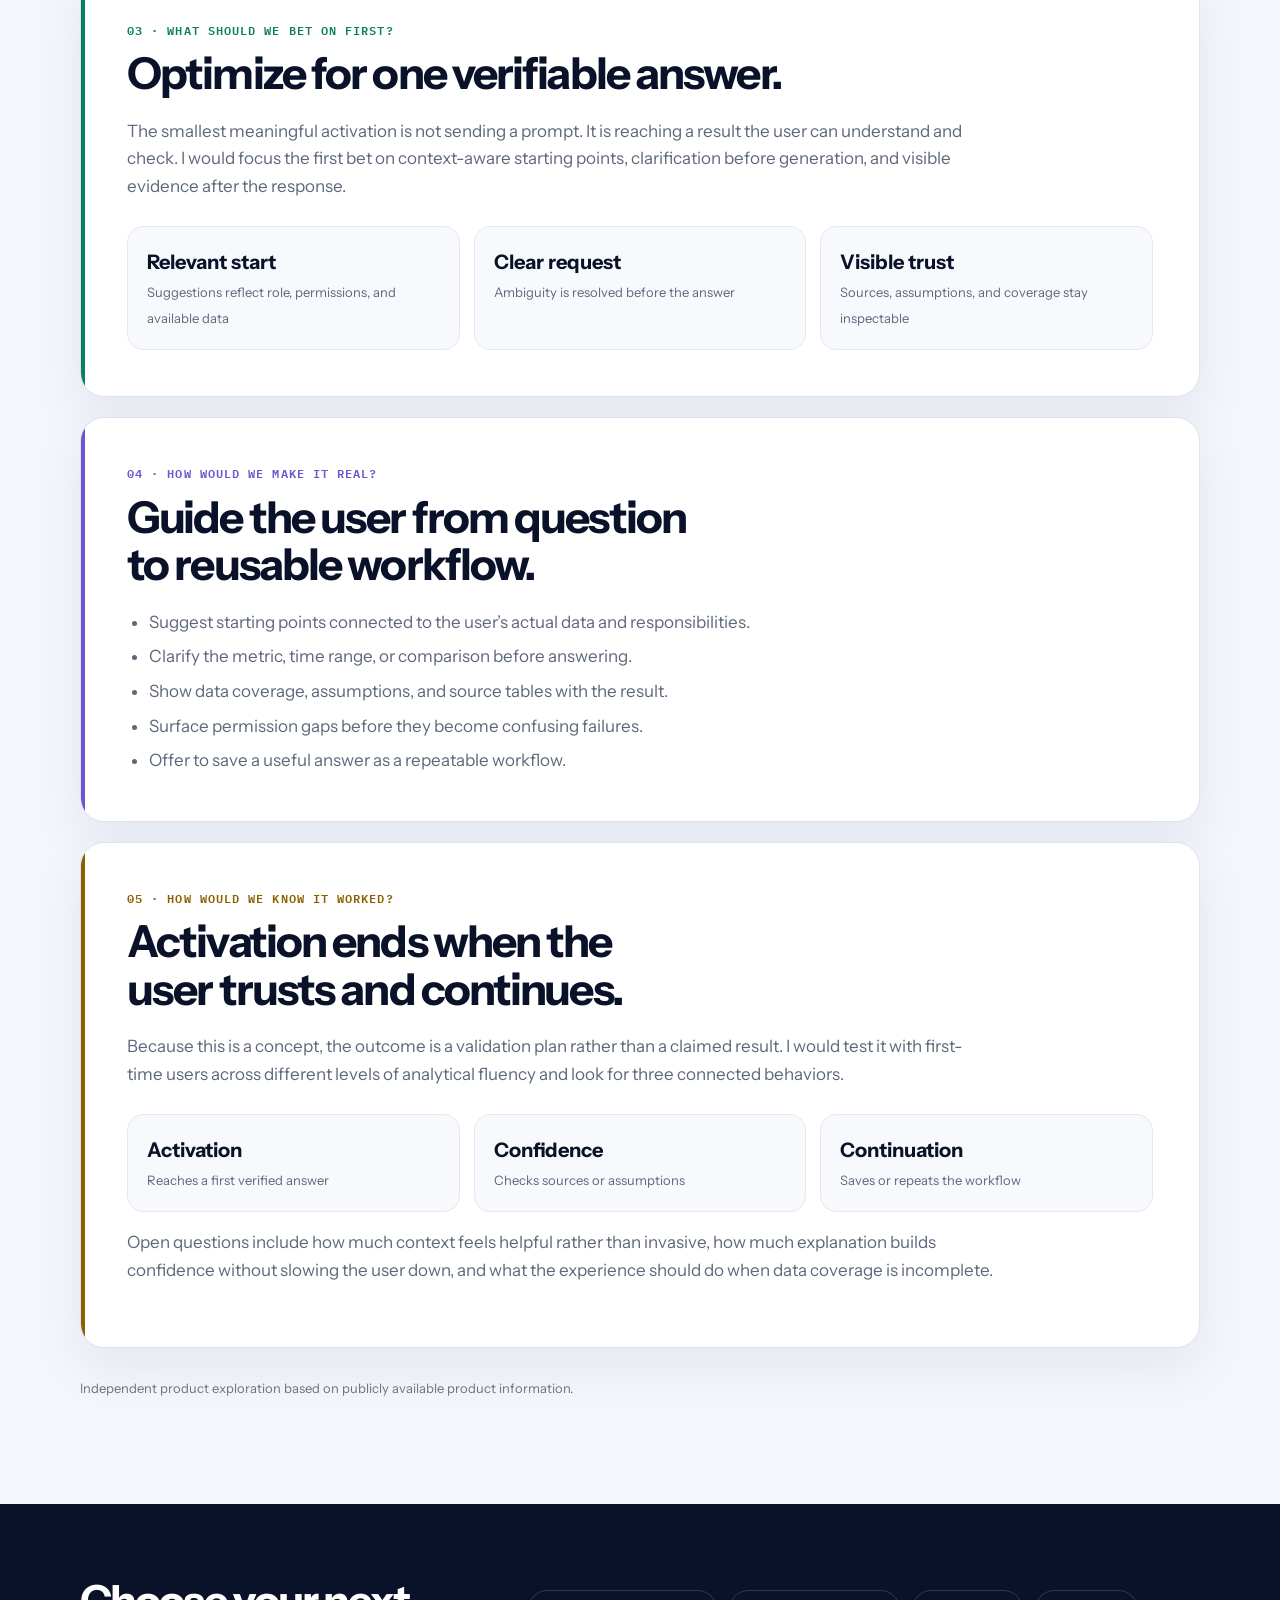
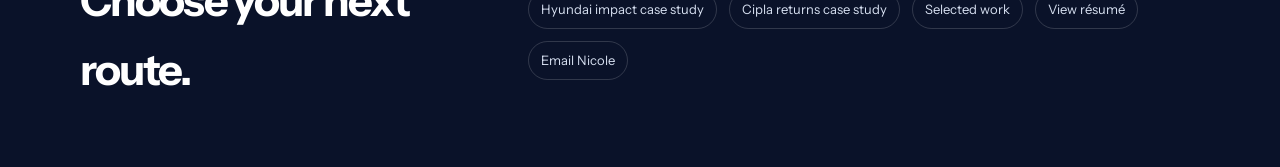
<file: genie-one.html>
<!doctype html>
<html lang="en">
<head>
  <meta charset="utf-8">
  <meta name="viewport" content="width=device-width, initial-scale=1">
  <title>Genie One | Nicole Dias</title>
  <meta name="description" content="An independent product concept for helping first-time analytics AI users reach one answer they can trust.">
  <meta name="theme-color" content="#0a1229">
  <link rel="preconnect" href="https://fonts.googleapis.com">
  <link rel="preconnect" href="https://fonts.gstatic.com" crossorigin>
  <link href="https://fonts.googleapis.com/css2?family=IBM+Plex+Mono:wght@500;600&family=Instrument+Sans:wdth,wght@75..100,400..700&display=swap" rel="stylesheet">
  <link rel="icon" type="image/svg+xml" href="data:image/svg+xml,%3Csvg xmlns='http://www.w3.org/2000/svg' viewBox='0 0 64 64'%3E%3Crect width='64' height='64' rx='15' fill='%230a1229'/%3E%3Cpath d='M15 47c9-3 10-27 20-29 8-2 7 17 15 13' fill='none' stroke='%236ee7b7' stroke-width='6' stroke-linecap='round'/%3E%3Ccircle cx='15' cy='47' r='6' fill='%23f8c65a'/%3E%3Ccircle cx='50' cy='31' r='6' fill='%237aa7ff'/%3E%3C/svg%3E">
  <style>
    :root{--ink:#0a1229;--paper:#eef2f9;--white:#fff;--muted:#5f687c;--blue:#326cf4;--line:#dce2ec;--yellow:#c68b00}*{box-sizing:border-box}html{scroll-behavior:smooth}body{margin:0;background:var(--paper);color:var(--ink);font-family:"Instrument Sans",sans-serif;line-height:1.6}a{color:inherit}a:focus-visible{outline:3px solid var(--yellow);outline-offset:4px}.skip{position:absolute;left:-9999px}.skip:focus{left:16px;top:16px;z-index:100;background:var(--ink);color:white;padding:10px 14px;border-radius:10px}nav{height:74px;padding:0 clamp(20px,5vw,72px);display:flex;align-items:center;justify-content:space-between;border-bottom:1px solid var(--line);background:rgba(238,242,249,.9)}nav a{text-decoration:none;font-weight:700}.brand{font-size:20px;letter-spacing:-.03em}.brand span{color:#21bd91}.back{color:#4c5870;font-size:14px}.hero,main,footer{padding-left:clamp(20px,5vw,72px);padding-right:clamp(20px,5vw,72px)}.hero{padding-top:86px;padding-bottom:64px}.wrap{max-width:1120px;margin:auto}.kicker{font-family:"IBM Plex Mono",monospace;color:var(--blue);font-size:12px;font-weight:600;letter-spacing:.08em;text-transform:uppercase}.hero h1{font-size:clamp(48px,7vw,82px);letter-spacing:-.055em;line-height:.98;margin:20px 0 26px;max-width:900px}.lead{font-size:clamp(19px,2.2vw,24px);color:var(--muted);max-width:790px}.tags{display:flex;gap:10px;flex-wrap:wrap;margin-top:30px}.tags span{border:1px solid var(--line);background:white;border-radius:999px;padding:7px 11px;font-size:12px;font-weight:700}.case-route{position:sticky;top:0;z-index:20;background:rgba(238,242,249,.96);border-top:1px solid var(--line);border-bottom:1px solid var(--line);padding:12px clamp(20px,5vw,72px);backdrop-filter:blur(12px)}.route-wrap{max-width:1120px;margin:auto;display:grid;grid-template-columns:repeat(5,1fr);gap:8px}.route-wrap a{text-decoration:none;color:#68738a;font-size:12px;font-weight:700;padding:9px 10px;border-radius:9px;text-align:center}.route-wrap a[aria-current="step"]{background:var(--ink);color:white}.route-wrap b{font-family:"IBM Plex Mono",monospace;color:var(--blue);margin-right:5px}.content{padding-top:38px;padding-bottom:100px}.block{scroll-margin-top:86px;background:var(--white);border:1px solid var(--line);border-radius:24px;padding:clamp(24px,4vw,42px);margin-bottom:18px}.block .num{font-family:"IBM Plex Mono",monospace;color:var(--blue);font-size:12px;font-weight:600;letter-spacing:.07em;text-transform:uppercase}.block h2{font-size:clamp(28px,4vw,44px);letter-spacing:-.04em;line-height:1.08;margin:12px 0 16px}.block p,.block li{color:var(--muted);font-size:17px}.block ul{padding-left:22px;margin-bottom:0}.metrics{display:grid;grid-template-columns:repeat(3,1fr);gap:12px;margin-top:24px}.metric{background:#f6f7fa;border-radius:15px;padding:18px}.metric strong{display:block;font-size:20px}.metric span{color:var(--muted);font-size:13px}.note{margin:30px 0 0;color:#6c7484;font-size:13px}footer{background:var(--ink);color:white;padding-top:60px;padding-bottom:60px}footer .wrap{display:flex;justify-content:space-between;gap:30px;align-items:center}footer h2{font-size:clamp(28px,4vw,42px);letter-spacing:-.04em;margin:0}.footer-links{display:flex;gap:18px;flex-wrap:wrap}.footer-links a{color:#c7d2ea}@media(max-width:700px){.hero{padding-top:60px}.metrics{grid-template-columns:1fr}.case-route{overflow-x:auto}.route-wrap{grid-template-columns:repeat(5,minmax(132px,1fr));width:max-content}.route-wrap a{text-align:left}footer .wrap{align-items:flex-start;flex-direction:column}.back{font-size:13px}.block p,.block li{font-size:16px}}@media(prefers-reduced-motion:reduce){html{scroll-behavior:auto}}
  </style>
  <link rel="stylesheet" href="case-study.css?v=2">
</head>
<body class="case-study case-genie">
  <a class="skip" href="#case-content">Skip to case study</a>
  <nav><a class="brand" href="index.html">nicole<span>.</span>dias/map</a><a class="back" href="index.html">View full portfolio</a></nav>
  <header class="hero"><div class="wrap"><div class="kicker">Nicole Dias · Independent product concept</div><h1>Helping a new user reach one answer they trust.</h1><p class="lead">A first-time activation concept that helps a business user understand what analytics AI can do, form a useful question, verify the answer, and save work worth repeating.</p><div class="tags"><span>AI onboarding</span><span>Trust</span><span>Activation</span><span>0 to 1 thinking</span></div><div class="overview"><div><b>My contribution</b><p>Product framing, user journey, interaction concept, and success criteria.</p></div><div><b>The people using it</b><p>First-time business users learning what an analytics AI can safely do.</p></div><div><b>The outcome</b><p>A guided path from blank canvas to one answer worth trusting and reusing.</p></div></div></div></header>
  <div class="case-route" aria-label="Case study route"><div class="route-wrap"><a href="#stop-1" aria-current="step"><b>01</b>Problem</a><a href="#stop-2"><b>02</b>Ambition</a><a href="#stop-3"><b>03</b>First bet</a><a href="#stop-4"><b>04</b>Make it real</a><a href="#stop-5"><b>05</b>Validate</a></div></div>
  <main class="content" id="case-content"><div class="wrap">
    <section class="block" id="stop-1"><div class="num">01 · What is worth solving?</div><h2>A blank chat asks too much of a first-time user.</h2><p>New users face three unknowns at once: what the system can do, which data they can access, and how to phrase a useful question. A vague first attempt can produce an answer that looks confident but is difficult to verify, weakening trust before the product has demonstrated value.</p></section>
    <section class="block" id="stop-2"><div class="num">02 · What could be dramatically better?</div><h2>Replace the blank canvas with a guided path to value.</h2><p>The first-use experience should not end when the system generates an answer. It should help the user discover a relevant question, resolve ambiguity, understand where the result came from, and turn a useful answer into work they can repeat.</p></section>
    <section class="block" id="stop-3"><div class="num">03 · What should we bet on first?</div><h2>Optimize for one verifiable answer.</h2><p>The smallest meaningful activation is not sending a prompt. It is reaching a result the user can understand and check. I would focus the first bet on context-aware starting points, clarification before generation, and visible evidence after the response.</p><div class="metrics"><div class="metric"><strong>Relevant start</strong><span>Suggestions reflect role, permissions, and available data</span></div><div class="metric"><strong>Clear request</strong><span>Ambiguity is resolved before the answer</span></div><div class="metric"><strong>Visible trust</strong><span>Sources, assumptions, and coverage stay inspectable</span></div></div></section>
    <section class="block" id="stop-4"><div class="num">04 · How would we make it real?</div><h2>Guide the user from question to reusable workflow.</h2><ul><li>Suggest starting points connected to the user’s actual data and responsibilities.</li><li>Clarify the metric, time range, or comparison before answering.</li><li>Show data coverage, assumptions, and source tables with the result.</li><li>Surface permission gaps before they become confusing failures.</li><li>Offer to save a useful answer as a repeatable workflow.</li></ul></section>
    <section class="block" id="stop-5"><div class="num">05 · How would we know it worked?</div><h2>Activation ends when the user trusts and continues.</h2><p>Because this is a concept, the outcome is a validation plan rather than a claimed result. I would test it with first-time users across different levels of analytical fluency and look for three connected behaviors.</p><div class="metrics"><div class="metric"><strong>Activation</strong><span>Reaches a first verified answer</span></div><div class="metric"><strong>Confidence</strong><span>Checks sources or assumptions</span></div><div class="metric"><strong>Continuation</strong><span>Saves or repeats the workflow</span></div></div><p>Open questions include how much context feels helpful rather than invasive, how much explanation builds confidence without slowing the user down, and what the experience should do when data coverage is incomplete.</p></section>
    <p class="note">Independent product exploration based on publicly available product information.</p>
  </div></main>
  <footer><div class="wrap"><h2>Choose your next route.</h2><div class="footer-links"><a href="hyundai-impact.html">Hyundai impact case study</a><a href="cipla-returns.html">Cipla returns case study</a><a href="index.html#work">Selected work</a><a href="Nicole-Dias-Resume.pdf" target="_blank" rel="noreferrer">View résumé</a><a href="mailto:dias.nicole210@gmail.com">Email Nicole</a></div></div></footer>
  <script>const routeLinks=[...document.querySelectorAll('.route-wrap a')];const routeSections=routeLinks.map(link=>document.querySelector(link.getAttribute('href')));const observer=new IntersectionObserver(entries=>{const visible=entries.filter(entry=>entry.isIntersecting).sort((a,b)=>b.intersectionRatio-a.intersectionRatio)[0];if(!visible)return;routeLinks.forEach(link=>{if(link.getAttribute('href')===`#${visible.target.id}`)link.setAttribute('aria-current','step');else link.removeAttribute('aria-current')})},{rootMargin:'-25% 0px -60% 0px',threshold:[0,.25,.5]});routeSections.forEach(section=>observer.observe(section));</script>
</body>
</html>
</file>
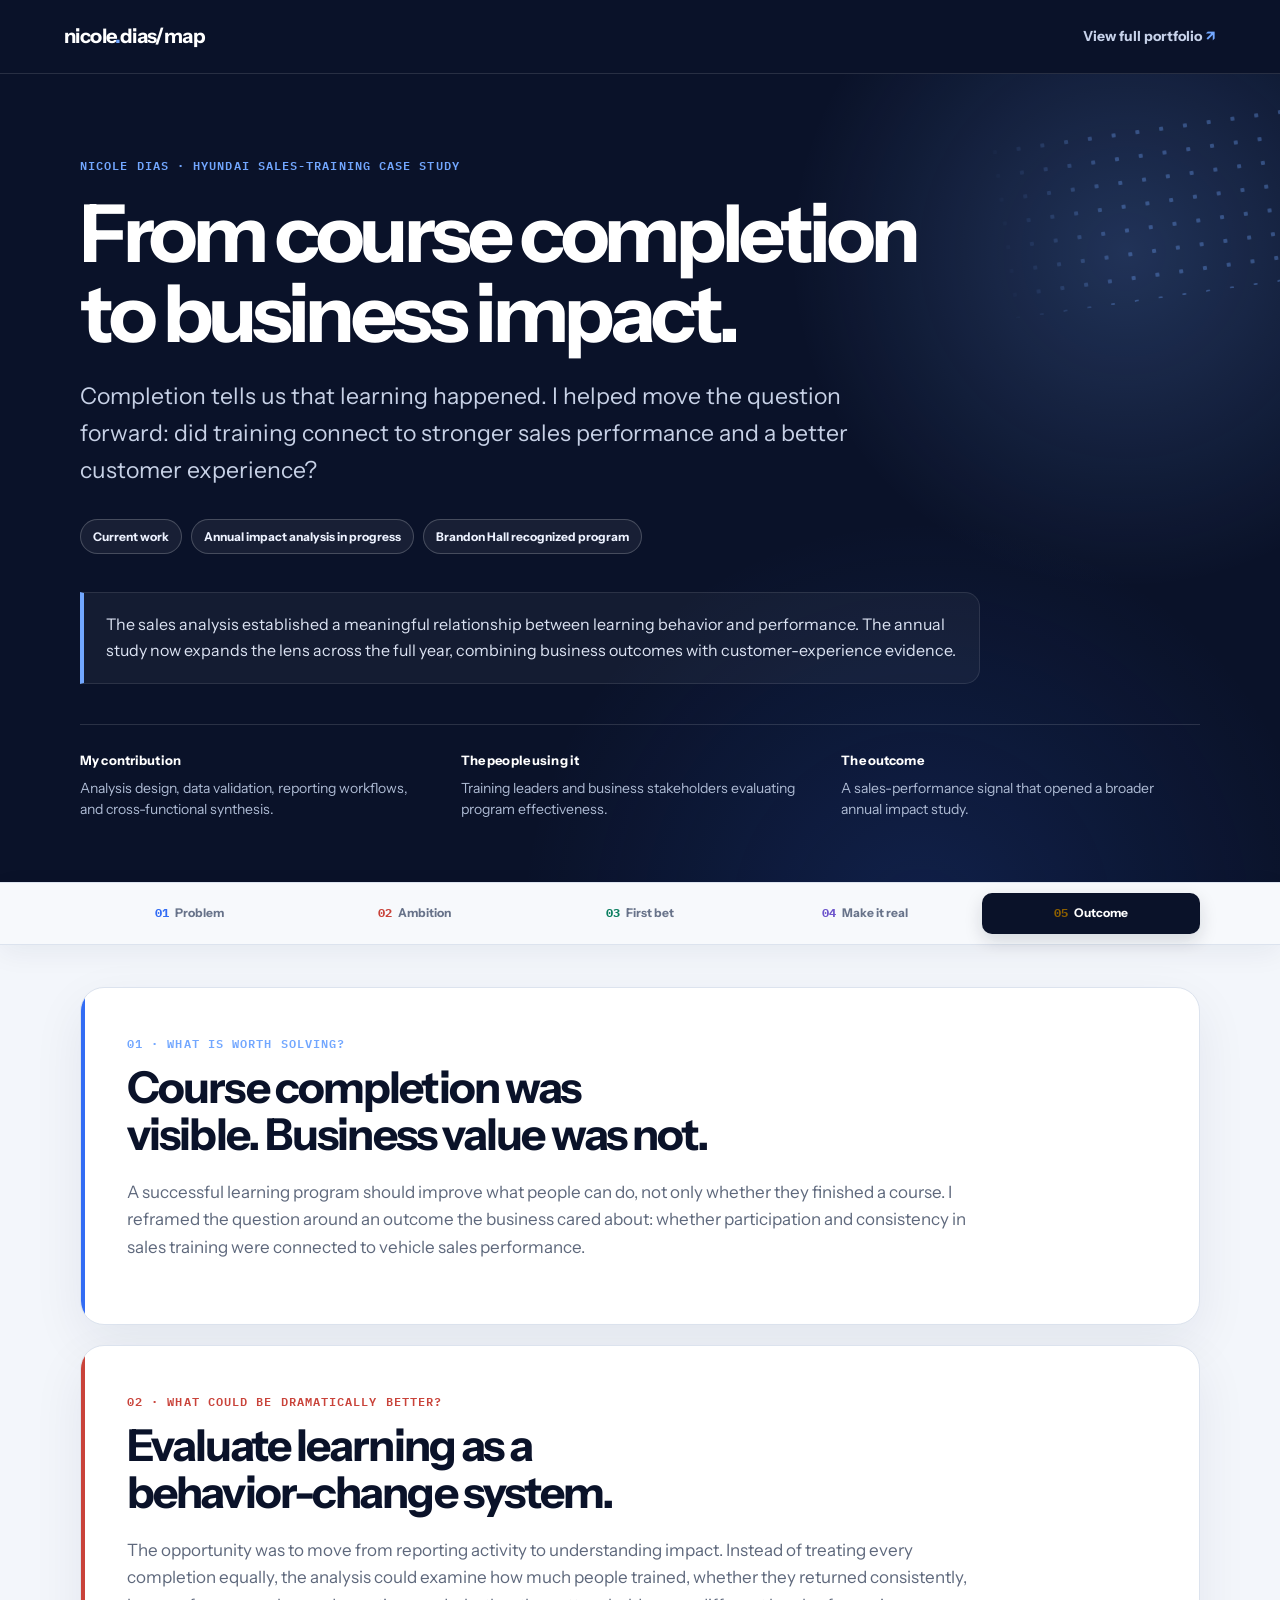
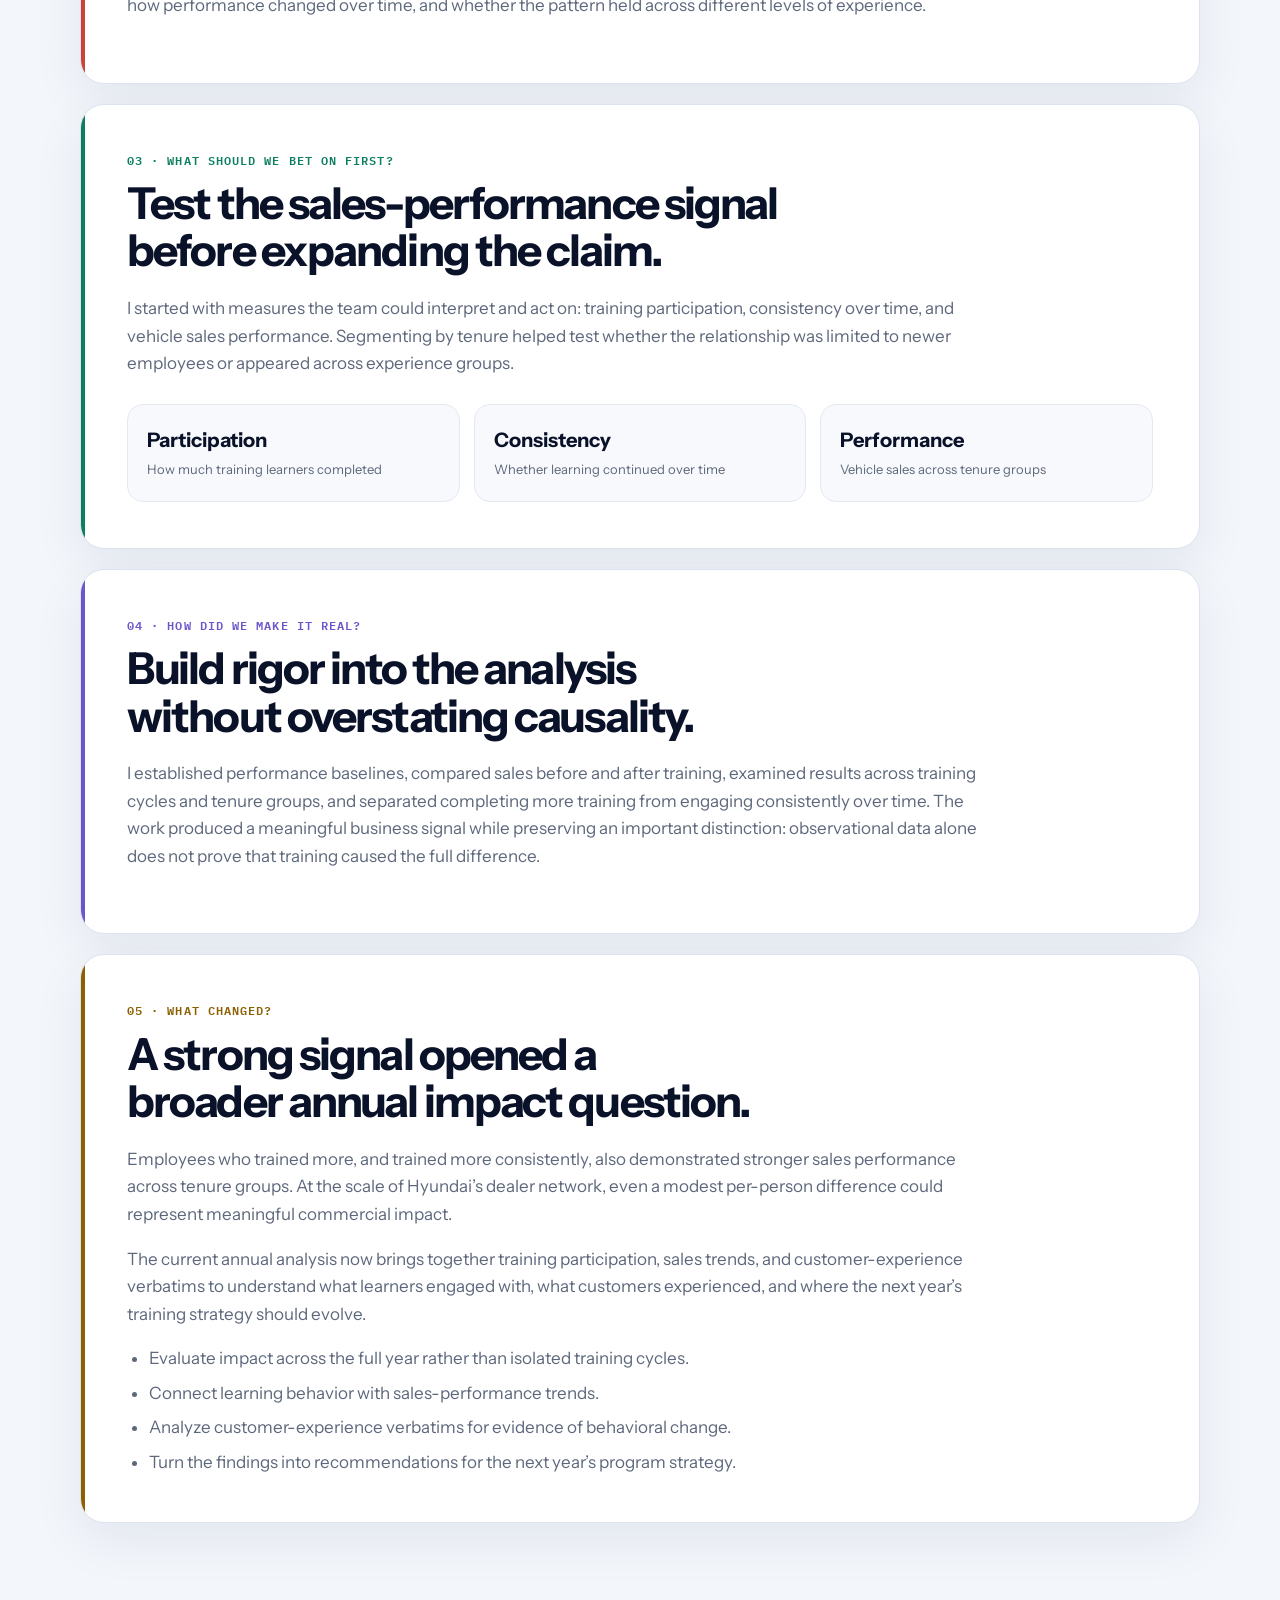
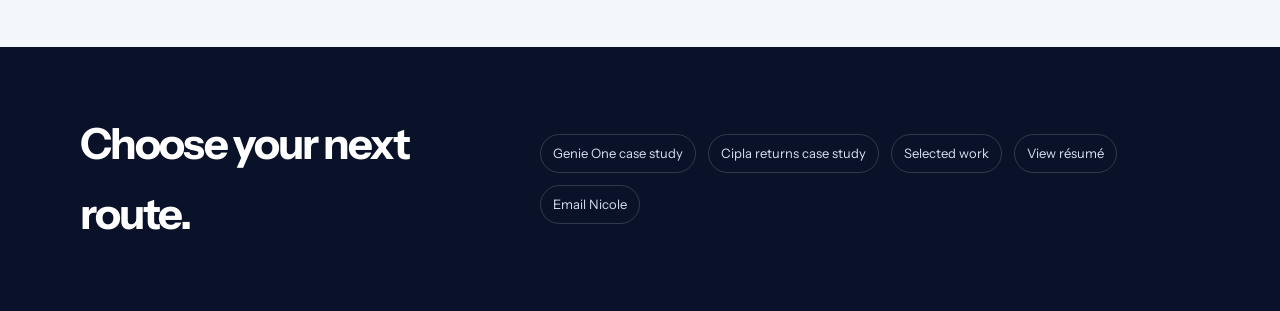
<file: hyundai-impact.html>
<!doctype html>
<html lang="en">
<head>
  <meta charset="utf-8">
  <meta name="viewport" content="width=device-width, initial-scale=1">
  <title>Hyundai Training Impact | Nicole Dias</title>
  <meta name="description" content="How Nicole Dias moved from course completion to a broader view of sales-training impact at Hyundai Motor America.">
  <meta name="theme-color" content="#0a1229">
  <link rel="preconnect" href="https://fonts.googleapis.com">
  <link rel="preconnect" href="https://fonts.gstatic.com" crossorigin>
  <link href="https://fonts.googleapis.com/css2?family=IBM+Plex+Mono:wght@500;600&family=Instrument+Sans:wdth,wght@75..100,400..700&display=swap" rel="stylesheet">
  <link rel="icon" type="image/svg+xml" href="data:image/svg+xml,%3Csvg xmlns='http://www.w3.org/2000/svg' viewBox='0 0 64 64'%3E%3Crect width='64' height='64' rx='15' fill='%230a1229'/%3E%3Cpath d='M15 47c9-3 10-27 20-29 8-2 7 17 15 13' fill='none' stroke='%236ee7b7' stroke-width='6' stroke-linecap='round'/%3E%3Ccircle cx='15' cy='47' r='6' fill='%23f8c65a'/%3E%3Ccircle cx='50' cy='31' r='6' fill='%237aa7ff'/%3E%3C/svg%3E">
  <style>
    :root{--ink:#0a1229;--panel:#121d38;--text:#fff;--muted:#b9c4dd;--blue:#8fb0ff;--line:rgba(255,255,255,.12);--yellow:#f5b82e}*{box-sizing:border-box}html{scroll-behavior:smooth}body{margin:0;background:#0b1226;color:var(--text);font-family:"Instrument Sans",sans-serif;line-height:1.6}a{color:inherit}a:focus-visible{outline:3px solid var(--yellow);outline-offset:4px}.skip{position:absolute;left:-9999px}.skip:focus{left:16px;top:16px;z-index:100;background:white;color:var(--ink);padding:10px 14px;border-radius:10px}nav{height:74px;padding:0 clamp(20px,5vw,72px);display:flex;align-items:center;justify-content:space-between;border-bottom:1px solid var(--line)}nav a{text-decoration:none;font-weight:700}.brand{font-size:20px;letter-spacing:-.03em}.brand span{color:#72e3bc}.back{color:#c7d2ea;font-size:14px}.hero,main,footer{padding-left:clamp(20px,5vw,72px);padding-right:clamp(20px,5vw,72px)}.hero{padding-top:86px;padding-bottom:64px}.wrap{max-width:1120px;margin:auto}.kicker{font-family:"IBM Plex Mono",monospace;color:var(--blue);font-size:12px;font-weight:600;letter-spacing:.08em;text-transform:uppercase}.hero h1{font-size:clamp(48px,7vw,82px);letter-spacing:-.055em;line-height:.98;margin:20px 0 26px;max-width:900px}.lead{font-size:clamp(19px,2.2vw,24px);color:var(--muted);max-width:790px}.tags{display:flex;gap:10px;flex-wrap:wrap;margin-top:30px}.tags span{border:1px solid rgba(255,255,255,.3);border-radius:999px;padding:7px 11px;font-size:12px;font-weight:700}.signal{margin-top:44px;padding:24px 26px;border-left:4px solid var(--yellow);background:rgba(255,255,255,.04);border-radius:0 16px 16px 0;color:#dce3f3;max-width:900px}.case-route{position:sticky;top:0;z-index:20;background:rgba(11,18,38,.96);border-top:1px solid var(--line);border-bottom:1px solid var(--line);padding:12px clamp(20px,5vw,72px);backdrop-filter:blur(12px)}.route-wrap{max-width:1120px;margin:auto;display:grid;grid-template-columns:repeat(5,1fr);gap:8px}.route-wrap a{text-decoration:none;color:#8796b5;font-size:12px;font-weight:700;padding:9px 10px;border-radius:9px;text-align:center}.route-wrap a[aria-current="step"]{background:#22345e;color:white}.route-wrap b{font-family:"IBM Plex Mono",monospace;color:var(--blue);margin-right:5px}.content{padding-top:38px;padding-bottom:100px}.block{scroll-margin-top:86px;background:var(--panel);border:1px solid var(--line);border-radius:24px;padding:clamp(24px,4vw,42px);margin-bottom:18px}.block .num{font-family:"IBM Plex Mono",monospace;color:var(--blue);font-size:12px;font-weight:600;letter-spacing:.07em;text-transform:uppercase}.block h2{font-size:clamp(28px,4vw,44px);letter-spacing:-.04em;line-height:1.08;margin:12px 0 16px}.block p,.block li{color:var(--muted);font-size:17px}.block ul{padding-left:22px;margin-bottom:0}.metrics{display:grid;grid-template-columns:repeat(3,1fr);gap:12px;margin-top:24px}.metric{background:rgba(255,255,255,.06);border-radius:15px;padding:18px}.metric strong{display:block;font-size:20px}.metric span{color:#aeb9d2;font-size:13px}footer{padding-top:60px;padding-bottom:60px;border-top:1px solid var(--line)}footer .wrap{display:flex;justify-content:space-between;gap:30px;align-items:center}footer h2{font-size:clamp(28px,4vw,42px);letter-spacing:-.04em;margin:0}.footer-links{display:flex;gap:18px;flex-wrap:wrap}.footer-links a{color:#c7d2ea}@media(max-width:700px){.hero{padding-top:60px}.metrics{grid-template-columns:1fr}.case-route{overflow-x:auto}.route-wrap{grid-template-columns:repeat(5,minmax(132px,1fr));width:max-content}.route-wrap a{text-align:left}footer .wrap{align-items:flex-start;flex-direction:column}.back{font-size:13px}.block p,.block li{font-size:16px}}@media(prefers-reduced-motion:reduce){html{scroll-behavior:auto}}
  </style>
  <link rel="stylesheet" href="case-study.css?v=2">
</head>
<body class="case-study case-hyundai">
  <a class="skip" href="#case-content">Skip to case study</a>
  <nav><a class="brand" href="index.html">nicole<span>.</span>dias/map</a><a class="back" href="index.html">View full portfolio</a></nav>
  <header class="hero"><div class="wrap"><div class="kicker">Nicole Dias · Hyundai sales-training case study</div><h1>From course completion to business impact.</h1><p class="lead">Completion tells us that learning happened. I helped move the question forward: did training connect to stronger sales performance and a better customer experience?</p><div class="tags"><span>Current work</span><span>Annual impact analysis in progress</span><span>Brandon Hall recognized program</span></div><div class="signal">The sales analysis established a meaningful relationship between learning behavior and performance. The annual study now expands the lens across the full year, combining business outcomes with customer-experience evidence.</div><div class="overview"><div><b>My contribution</b><p>Analysis design, data validation, reporting workflows, and cross-functional synthesis.</p></div><div><b>The people using it</b><p>Training leaders and business stakeholders evaluating program effectiveness.</p></div><div><b>The outcome</b><p>A sales-performance signal that opened a broader annual impact study.</p></div></div></div></header>
  <div class="case-route" aria-label="Case study route"><div class="route-wrap"><a href="#stop-1" aria-current="step"><b>01</b>Problem</a><a href="#stop-2"><b>02</b>Ambition</a><a href="#stop-3"><b>03</b>First bet</a><a href="#stop-4"><b>04</b>Make it real</a><a href="#stop-5"><b>05</b>Outcome</a></div></div>
  <main class="content" id="case-content"><div class="wrap">
    <section class="block" id="stop-1"><div class="num">01 · What is worth solving?</div><h2>Course completion was visible. Business value was not.</h2><p>A successful learning program should improve what people can do, not only whether they finished a course. I reframed the question around an outcome the business cared about: whether participation and consistency in sales training were connected to vehicle sales performance.</p></section>
    <section class="block" id="stop-2"><div class="num">02 · What could be dramatically better?</div><h2>Evaluate learning as a behavior-change system.</h2><p>The opportunity was to move from reporting activity to understanding impact. Instead of treating every completion equally, the analysis could examine how much people trained, whether they returned consistently, how performance changed over time, and whether the pattern held across different levels of experience.</p></section>
    <section class="block" id="stop-3"><div class="num">03 · What should we bet on first?</div><h2>Test the sales-performance signal before expanding the claim.</h2><p>I started with measures the team could interpret and act on: training participation, consistency over time, and vehicle sales performance. Segmenting by tenure helped test whether the relationship was limited to newer employees or appeared across experience groups.</p><div class="metrics"><div class="metric"><strong>Participation</strong><span>How much training learners completed</span></div><div class="metric"><strong>Consistency</strong><span>Whether learning continued over time</span></div><div class="metric"><strong>Performance</strong><span>Vehicle sales across tenure groups</span></div></div></section>
    <section class="block" id="stop-4"><div class="num">04 · How did we make it real?</div><h2>Build rigor into the analysis without overstating causality.</h2><p>I established performance baselines, compared sales before and after training, examined results across training cycles and tenure groups, and separated completing more training from engaging consistently over time. The work produced a meaningful business signal while preserving an important distinction: observational data alone does not prove that training caused the full difference.</p></section>
    <section class="block" id="stop-5"><div class="num">05 · What changed?</div><h2>A strong signal opened a broader annual impact question.</h2><p>Employees who trained more, and trained more consistently, also demonstrated stronger sales performance across tenure groups. At the scale of Hyundai’s dealer network, even a modest per-person difference could represent meaningful commercial impact.</p><p>The current annual analysis now brings together training participation, sales trends, and customer-experience verbatims to understand what learners engaged with, what customers experienced, and where the next year’s training strategy should evolve.</p><ul><li>Evaluate impact across the full year rather than isolated training cycles.</li><li>Connect learning behavior with sales-performance trends.</li><li>Analyze customer-experience verbatims for evidence of behavioral change.</li><li>Turn the findings into recommendations for the next year’s program strategy.</li></ul></section>
  </div></main>
  <footer><div class="wrap"><h2>Choose your next route.</h2><div class="footer-links"><a href="genie-one.html">Genie One case study</a><a href="cipla-returns.html">Cipla returns case study</a><a href="index.html#work">Selected work</a><a href="Nicole-Dias-Resume.pdf" target="_blank" rel="noreferrer">View résumé</a><a href="mailto:dias.nicole210@gmail.com">Email Nicole</a></div></div></footer>
  <script>const routeLinks=[...document.querySelectorAll('.route-wrap a')];const routeSections=routeLinks.map(link=>document.querySelector(link.getAttribute('href')));const observer=new IntersectionObserver(entries=>{const visible=entries.filter(entry=>entry.isIntersecting).sort((a,b)=>b.intersectionRatio-a.intersectionRatio)[0];if(!visible)return;routeLinks.forEach(link=>{if(link.getAttribute('href')===`#${visible.target.id}`)link.setAttribute('aria-current','step');else link.removeAttribute('aria-current')})},{rootMargin:'-25% 0px -60% 0px',threshold:[0,.25,.5]});routeSections.forEach(section=>observer.observe(section));</script>
</body>
</html>
</file>
<file: case-study.css>
:root {
  --case-ink: #0a1229;
  --case-paper: #f3f6fb;
  --case-white: #ffffff;
  --case-text: #101a33;
  --case-muted: #5e687c;
  --case-line: #dce3ee;
  --case-shadow: 0 18px 52px rgba(20, 35, 67, .07);
  --route-blue: #326cf4;
  --route-coral: #c9433a;
  --route-green: #0c7f60;
  --route-purple: #6d55cc;
  --route-gold: #8c5f00;
}

* { box-sizing: border-box; }
html { scroll-behavior: smooth; scroll-padding-top: 84px; }
body.case-study {
  margin: 0;
  background: var(--case-paper);
  color: var(--case-text);
  font-family: "Instrument Sans", sans-serif;
  line-height: 1.62;
  -webkit-font-smoothing: antialiased;
}
.case-hyundai { --project-accent: #72a7ff; }
.case-genie { --project-accent: #9b8cff; }
.case-cipla { --project-accent: #4fd3ad; }

body.case-study a { color: inherit; }
body.case-study a:focus-visible,
body.case-study button:focus-visible,
body.case-study select:focus-visible { outline: 3px solid #f5b82e; outline-offset: 4px; }
body.case-study .skip { position: absolute; left: -9999px; }
body.case-study .skip:focus { left: 16px; top: 14px; z-index: 100; border-radius: 10px; background: white; color: var(--case-ink); padding: 10px 14px; }

body.case-study nav,
body.case-study .site-nav {
  height: 74px;
  padding: 0 clamp(20px, 5vw, 72px);
  display: flex;
  align-items: center;
  justify-content: space-between;
  gap: 24px;
  border-bottom: 1px solid rgba(255,255,255,.12);
  background: var(--case-ink);
  color: white;
}
body.case-study nav a,
body.case-study .site-nav a { text-decoration: none; font-weight: 700; }
body.case-study .brand { font-size: 20px; letter-spacing: -.03em; }
body.case-study .brand span { color: var(--project-accent); }
body.case-study .back { color: #c7d2ea; font-size: 14px; }
body.case-study .back::after { content: "  ↗"; color: var(--project-accent); }

body.case-study .hero {
  position: relative;
  overflow: hidden;
  padding: 82px clamp(20px, 5vw, 72px) 62px;
  background:
    radial-gradient(circle at 88% 22%, color-mix(in srgb, var(--project-accent) 22%, transparent) 0, transparent 26%),
    radial-gradient(circle at 72% 105%, rgba(50,108,244,.16) 0, transparent 32%),
    var(--case-ink);
  color: white;
}
body.case-study .hero::after {
  content: "";
  position: absolute;
  width: 360px;
  height: 180px;
  right: -72px;
  top: 42px;
  opacity: .34;
  pointer-events: none;
  background-image: radial-gradient(circle, var(--project-accent) 2px, transparent 2.5px);
  background-size: 24px 24px;
  transform: rotate(-8deg);
  mask-image: linear-gradient(90deg, transparent, black 35%);
}
body.case-study .hero .wrap,
body.case-study .hero-inner,
body.case-study .route-wrap,
body.case-study .footer-inner { max-width: 1120px; margin: auto; }
body.case-study .hero .wrap,
body.case-study .hero-inner { position: relative; z-index: 1; }
body.case-study .kicker,
body.case-study .num {
  font-family: "IBM Plex Mono", monospace;
  color: var(--project-accent);
  font-size: 12px;
  font-weight: 600;
  letter-spacing: .09em;
  text-transform: uppercase;
}
body.case-study .hero .kicker { margin: 0; color: var(--project-accent); }
body.case-study .hero h1 {
  max-width: 950px;
  margin: 19px 0 25px;
  color: white;
  font-size: clamp(46px, 7vw, 80px);
  font-weight: 700;
  letter-spacing: -.055em;
  line-height: .99;
  text-wrap: balance;
}
body.case-study .hero .lead,
body.case-study .hero > div > p { max-width: 820px; color: #c7d1e6; font-size: clamp(19px, 2.2vw, 23px); }
body.case-study .tags,
body.case-study .badges { display: flex; flex-wrap: wrap; gap: 9px; margin-top: 29px; }
body.case-study .tags span,
body.case-study .badge {
  border: 1px solid rgba(255,255,255,.2);
  border-radius: 999px;
  background: rgba(255,255,255,.06);
  color: #edf2ff;
  padding: 7px 12px;
  font-size: 12px;
  font-weight: 700;
}
body.case-study .badge.award { color: #ffe09b; }
body.case-study .signal {
  max-width: 900px;
  margin-top: 38px;
  padding: 19px 22px;
  border: 1px solid rgba(255,255,255,.1);
  border-left: 4px solid var(--project-accent);
  border-radius: 0 15px 15px 0;
  background: rgba(255,255,255,.045);
  color: #dce3f3;
}
body.case-study .overview {
  display: grid;
  grid-template-columns: repeat(3, 1fr);
  gap: 22px;
  margin-top: 40px;
  padding: 25px 0 0;
  border-top: 1px solid rgba(255,255,255,.13);
  border-bottom: 0;
}
body.case-study .overview > div { padding-right: 18px; }
body.case-study .overview b { display: block; color: white; font-size: 13px; letter-spacing: .01em; }
body.case-study .overview p { margin: 7px 0 0; color: #aebbd4; font-size: 14px; line-height: 1.52; }

body.case-study .case-route {
  position: sticky;
  top: 0;
  z-index: 20;
  padding: 10px clamp(20px, 5vw, 72px);
  border-top: 1px solid var(--case-line);
  border-bottom: 1px solid var(--case-line);
  background: rgba(247,249,252,.94);
  box-shadow: 0 8px 28px rgba(20,35,67,.06);
  backdrop-filter: blur(14px);
}
body.case-study .route-wrap { display: grid; grid-template-columns: repeat(5, 1fr); gap: 7px; }
body.case-study .route-wrap a {
  position: relative;
  min-height: 41px;
  padding: 10px 11px;
  border-radius: 10px;
  color: #68738a;
  font-size: 12px;
  font-weight: 700;
  text-align: center;
  text-decoration: none;
  transition: background .2s ease, color .2s ease, transform .2s ease;
}
body.case-study .route-wrap a:hover { background: white; color: var(--case-ink); }
body.case-study .route-wrap a[aria-current="step"] { background: var(--case-ink); color: white; box-shadow: 0 7px 18px rgba(10,18,41,.15); }
body.case-study .route-wrap b { margin-right: 6px; font-family: "IBM Plex Mono", monospace; }
body.case-study .route-wrap a:nth-child(1) b { color: var(--route-blue); }
body.case-study .route-wrap a:nth-child(2) b { color: var(--route-coral); }
body.case-study .route-wrap a:nth-child(3) b { color: var(--route-green); }
body.case-study .route-wrap a:nth-child(4) b { color: var(--route-purple); }
body.case-study .route-wrap a:nth-child(5) b { color: var(--route-gold); }

body.case-study .content { max-width: 1120px; margin: auto; padding: 42px 0 104px; }
body.case-study main.content { width: min(1120px, calc(100% - 2 * clamp(20px, 5vw, 72px))); }
body.case-study .block {
  position: relative;
  overflow: hidden;
  scroll-margin-top: 86px;
  margin-bottom: 20px;
  padding: clamp(26px, 4.2vw, 46px);
  border: 1px solid var(--case-line);
  border-radius: 24px;
  background: var(--case-white);
  color: var(--case-text);
  box-shadow: var(--case-shadow);
}
body.case-study .block::before { content: ""; position: absolute; inset: 0 auto 0 0; width: 4px; background: var(--route-blue); }
body.case-study .content .block:nth-of-type(2)::before { background: var(--route-coral); }
body.case-study .content .block:nth-of-type(3)::before { background: var(--route-green); }
body.case-study .content .block:nth-of-type(4)::before { background: var(--route-purple); }
body.case-study .content .block:nth-of-type(5)::before { background: var(--route-gold); }
body.case-study .content .block:nth-of-type(2) .num,
body.case-study .content .block:nth-of-type(2) > .kicker { color: var(--route-coral); }
body.case-study .content .block:nth-of-type(3) .num,
body.case-study .content .block:nth-of-type(3) > .kicker { color: var(--route-green); }
body.case-study .content .block:nth-of-type(4) .num,
body.case-study .content .block:nth-of-type(4) > .kicker { color: var(--route-purple); }
body.case-study .content .block:nth-of-type(5) .num,
body.case-study .content .block:nth-of-type(5) > .kicker { color: var(--route-gold); }
body.case-study .block h2 {
  max-width: 850px;
  margin: 10px 0 20px;
  color: var(--case-ink);
  font-size: clamp(30px, 4vw, 44px);
  letter-spacing: -.043em;
  line-height: 1.08;
  text-wrap: balance;
}
body.case-study .block h3 { color: var(--case-ink); }
body.case-study .block > p,
body.case-study .block > ul,
body.case-study .block li { color: var(--case-muted); font-size: 17px; }
body.case-study .block > p { max-width: 870px; }
body.case-study .block ul { padding-left: 22px; }
body.case-study .block li + li { margin-top: 7px; }
body.case-study .metrics,
body.case-study .cards { gap: 14px; margin-top: 26px; }
body.case-study .metric,
body.case-study .card {
  border: 1px solid #e4e9f1;
  border-radius: 16px;
  background: #f7f9fc;
  color: var(--case-text);
  padding: 19px;
}
body.case-study .metric strong,
body.case-study .card .big { color: var(--case-ink); }
body.case-study .metric span,
body.case-study .card p { color: var(--case-muted); }
body.case-study .visual { border: 1px solid rgba(255,255,255,.08); background: var(--case-ink); box-shadow: 0 20px 48px rgba(10,18,41,.16); }

body.case-study footer,
body.case-study footer.case-footer { padding: 62px clamp(20px, 5vw, 72px); border-top: 0; background: var(--case-ink); color: white; }
body.case-study footer .wrap,
body.case-study .footer-inner {
  max-width: 1120px;
  margin: auto;
  display: flex;
  align-items: center;
  justify-content: space-between;
  gap: 34px;
}
body.case-study footer h2 { margin: 0; color: white; font-size: clamp(30px, 4vw, 43px); letter-spacing: -.045em; }
body.case-study .footer-links { display: flex; flex-wrap: wrap; gap: 12px; }
body.case-study .footer-links a {
  border: 1px solid rgba(255,255,255,.16);
  border-radius: 999px;
  color: #d7e0f1;
  padding: 8px 12px;
  font-size: 13px;
  text-decoration: none;
}
body.case-study .footer-links a:hover { border-color: var(--project-accent); color: white; }

@media (max-width: 760px) {
  body.case-study .hero { padding-top: 57px; padding-bottom: 46px; }
  body.case-study .hero::after { width: 210px; right: -100px; opacity: .22; }
  body.case-study .hero h1 { font-size: clamp(42px, 13vw, 60px); }
  body.case-study .overview { grid-template-columns: 1fr; gap: 18px; }
  body.case-study .overview > div { padding-right: 0; }
  body.case-study .case-route { overflow-x: auto; scroll-snap-type: x proximity; scrollbar-width: none; }
  body.case-study .case-route::-webkit-scrollbar { display: none; }
  body.case-study .route-wrap { grid-template-columns: repeat(5, minmax(130px, 1fr)); width: max-content; }
  body.case-study .route-wrap a { text-align: left; scroll-snap-align: center; }
  body.case-study .content { width: calc(100% - 40px); padding-top: 24px; padding-bottom: 70px; }
  body.case-study .block { padding: 25px 23px 28px 27px; border-radius: 20px; box-shadow: 0 12px 34px rgba(20,35,67,.055); }
  body.case-study .block > p,
  body.case-study .block > ul,
  body.case-study .block li { font-size: 16px; }
  body.case-study footer .wrap,
  body.case-study .footer-inner { align-items: flex-start; flex-direction: column; }
  body.case-study .back { font-size: 13px; }
}

@media (prefers-reduced-motion: reduce) {
  html { scroll-behavior: auto; }
  body.case-study .route-wrap a { transition: none; }
}
</file>
